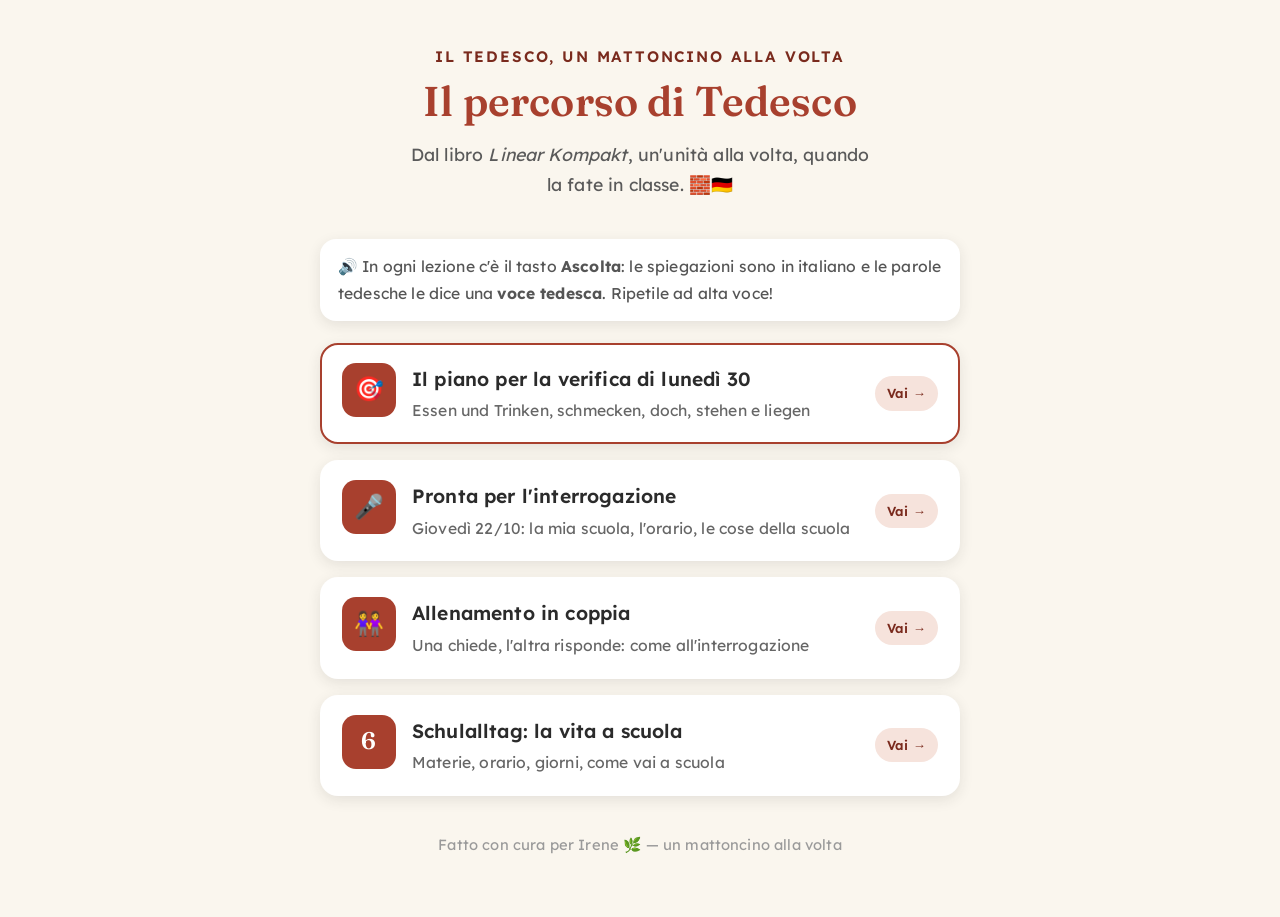
<file: index.html>
<!DOCTYPE html>
<html lang="it">
<head>
<meta charset="UTF-8">
<meta name="viewport" content="width=device-width, initial-scale=1.0">
<title>Tedesco di Irene — Percorso</title>
<link rel="manifest" href="manifest.json">
<meta name="theme-color" content="#FAF6EE">
<meta name="apple-mobile-web-app-capable" content="yes">
<meta name="apple-mobile-web-app-status-bar-style" content="default">
<meta name="apple-mobile-web-app-title" content="Tedesco di Irene">
<link rel="apple-touch-icon" href="icon-180.png">
<link rel="icon" type="image/png" sizes="192x192" href="icon-192.png">
<link rel="preconnect" href="https://fonts.googleapis.com">
<link rel="preconnect" href="https://fonts.gstatic.com" crossorigin>
<link href="https://fonts.googleapis.com/css2?family=Lexend:wght@400;500;600;700&family=Fraunces:opsz,wght@9..144,500;9..144,600&display=swap" rel="stylesheet">
<style>
  :root{
    --crema:#FAF6EE; --inchiostro:#2B2B2B;
    --accent:#A8402E; --accent-scuro:#7A2A1D;
    --ombra:rgba(43,43,43,0.10);
  }
  *{margin:0;padding:0;box-sizing:border-box;}
  body{font-family:'Lexend',sans-serif;background:var(--crema);color:var(--inchiostro);
    line-height:1.7;letter-spacing:0.01em;padding:24px 16px 60px;min-height:100vh;}
  .wrap{max-width:640px;margin:0 auto;}
  header{text-align:center;margin:20px 0 40px;}
  .occhiello{font-size:0.95rem;font-weight:600;color:var(--accent-scuro);
    text-transform:uppercase;letter-spacing:0.12em;margin-bottom:8px;}
  h1{font-family:'Fraunces',serif;font-weight:600;font-size:2.6rem;line-height:1.15;margin-bottom:14px;color:var(--accent);}
  .sub{font-size:1.1rem;color:#5a5a5a;max-width:460px;margin:0 auto;}
  .step{display:flex;align-items:stretch;gap:16px;text-decoration:none;color:inherit;
    background:#fff;border-radius:18px;padding:18px 20px;margin-bottom:16px;
    box-shadow:0 4px 14px var(--ombra);border:2px solid transparent;
    transition:transform .15s ease,box-shadow .15s ease,border-color .15s ease;}
  .step:hover{transform:translateY(-3px);box-shadow:0 10px 24px var(--ombra);border-color:var(--accent);}
  .num{flex-shrink:0;width:54px;height:54px;border-radius:14px;display:flex;align-items:center;
    justify-content:center;font-family:'Fraunces',serif;font-size:1.5rem;font-weight:600;color:#fff;}
  .c1{background:var(--accent);}
  .info{flex:1;min-width:0;}
  .info h2{font-size:1.2rem;font-weight:600;margin-bottom:2px;}
  .info p{font-size:0.98rem;color:#666;}
  .badge{flex-shrink:0;align-self:center;font-size:0.82rem;font-weight:600;
    padding:6px 12px;border-radius:99px;white-space:nowrap;background:#F6E3DC;color:var(--accent-scuro);}
  .nota{background:#fff;border-radius:16px;padding:14px 18px;margin:0 0 22px;box-shadow:0 4px 14px var(--ombra);font-size:0.98rem;color:#555;}
  footer{text-align:center;margin-top:36px;font-size:0.92rem;color:#9a9a9a;}
</style>
</head>
<body>
<div class="wrap">
  <header>
    <div class="occhiello">Il tedesco, un mattoncino alla volta</div>
    <h1>Il percorso di Tedesco</h1>
    <p class="sub">Dal libro <i>Linear Kompakt</i>, un'unità alla volta, quando la fate in classe. 🧱🇩🇪</p>
  </header>

  <div class="nota">🔊 In ogni lezione c'è il tasto <b>Ascolta</b>: le spiegazioni sono in italiano e le parole tedesche le dice una <b>voce tedesca</b>. Ripetile ad alta voce!</div>

  <a class="step ready" href="piano-tedesco-30-novembre.html" style="border-color:var(--accent)">
    <div class="num c1">🎯</div>
    <div class="info"><h2>Il piano per la verifica di lunedì 30</h2><p>Essen und Trinken, schmecken, doch, stehen e liegen</p></div>
    <span class="badge go">Vai →</span>
  </a>

  <a class="step" href="interrogazione.html">
    <div class="num c1">🎤</div>
    <div class="info"><h2>Pronta per l'interrogazione</h2><p>Giovedì 22/10: la mia scuola, l'orario, le cose della scuola</p></div>
    <span class="badge">Vai →</span>
  </a>

  <a class="step" href="coppie.html">
    <div class="num c1">👭</div>
    <div class="info"><h2>Allenamento in coppia</h2><p>Una chiede, l'altra risponde: come all'interrogazione</p></div>
    <span class="badge">Vai →</span>
  </a>

  <a class="step" href="schulalltag.html">
    <div class="num c1">6</div>
    <div class="info"><h2>Schulalltag: la vita a scuola</h2><p>Materie, orario, giorni, come vai a scuola</p></div>
    <span class="badge">Vai →</span>
  </a>

  <footer>Fatto con cura per Irene 🌿 — un mattoncino alla volta</footer>
</div>

<script>
  if ('serviceWorker' in navigator) {
    navigator.serviceWorker.register('./service-worker.js');
  }
</script>
</body>
</html>
</file>
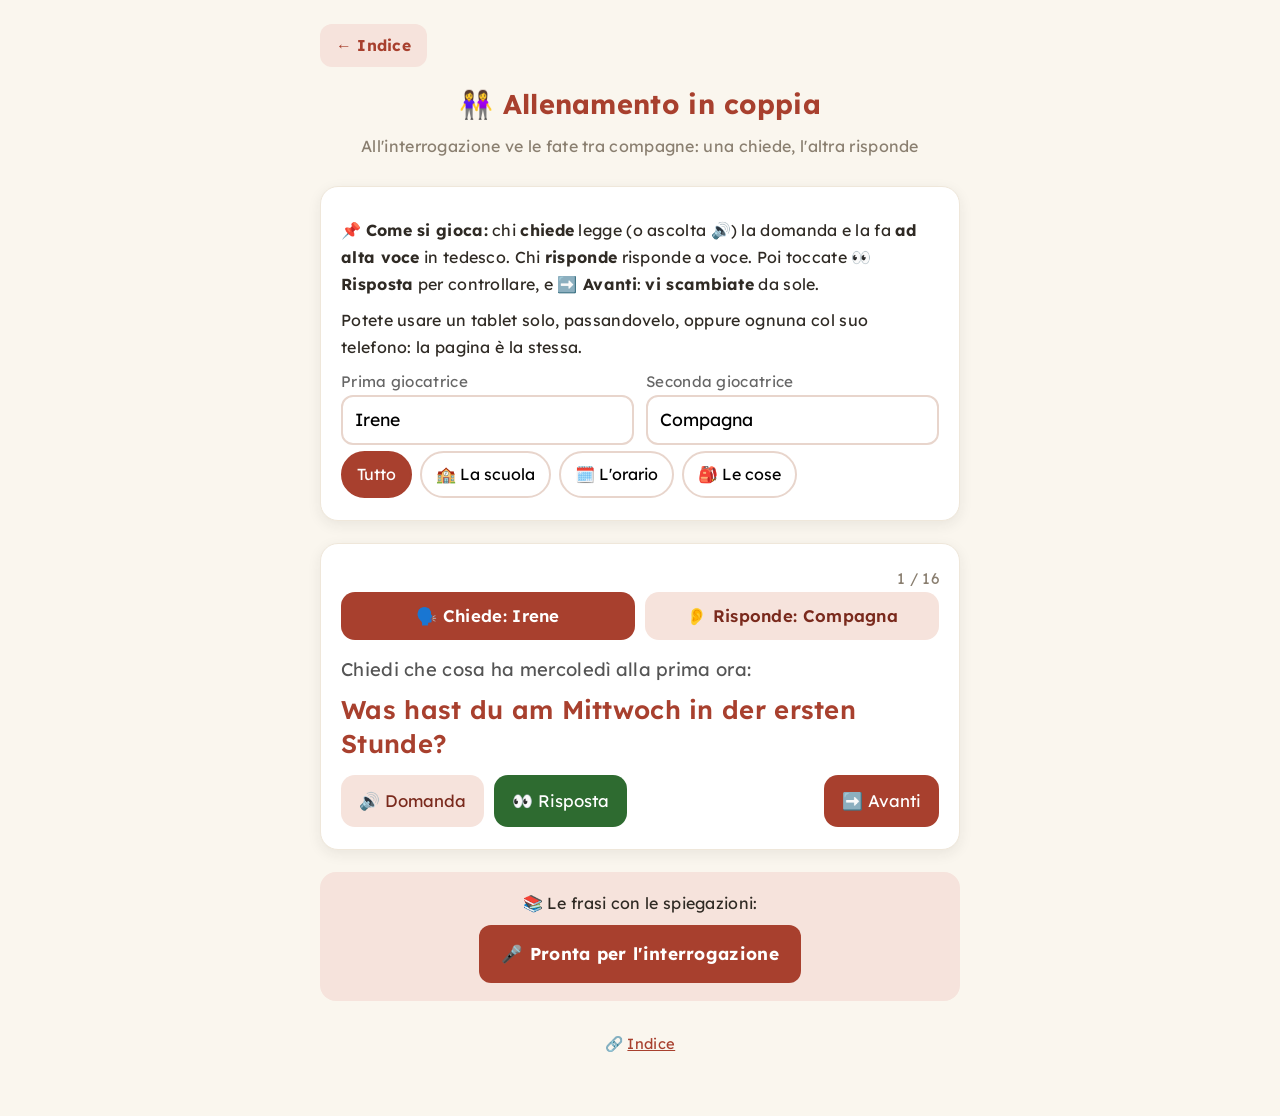
<file: coppie.html>
<!DOCTYPE html>
<html lang="it">
<head>
<meta charset="UTF-8">
<meta name="viewport" content="width=device-width, initial-scale=1.0">
<title>Tedesco - Allenamento in coppia</title>
<link rel="manifest" href="manifest.json">
<script src="alert.js"></script>
<meta name="theme-color" content="#FAF6EE">
<meta name="apple-mobile-web-app-capable" content="yes">
<meta name="apple-mobile-web-app-title" content="Tedesco di Irene">
<link rel="apple-touch-icon" href="icon-180.png">
<link rel="preconnect" href="https://fonts.googleapis.com">
<link rel="preconnect" href="https://fonts.gstatic.com" crossorigin>
<link href="https://fonts.googleapis.com/css2?family=Lexend:wght@400;500;600;700&display=swap" rel="stylesheet">
<link rel="stylesheet" href="style.css">
<style>
  .nomi{display:flex;gap:12px;flex-wrap:wrap;margin-top:8px;}
  .nomi label{flex:1;min-width:140px;font-size:.95rem;color:#666;}
  .nomi input{width:100%;font:inherit;font-size:1.1rem;padding:8px 12px;border:2px solid #E8D5CC;border-radius:12px;background:#fff;}
  .temi{display:flex;gap:8px;flex-wrap:wrap;margin-top:6px;}
  .temi button{font:inherit;font-size:1rem;padding:8px 14px;border-radius:99px;border:2px solid #E8D5CC;background:#fff;cursor:pointer;}
  .temi button.on{background:#A8402E;color:#fff;border-color:#A8402E;}
  .ruoli{display:flex;gap:10px;margin-bottom:14px;}
  .ruolo{flex:1;border-radius:14px;padding:10px 12px;text-align:center;font-weight:600;font-size:1.05rem;}
  .chiede{background:#A8402E;color:#fff;}
  .risponde{background:#F6E3DC;color:#7A2A1D;}
  .consegna{font-size:1.15rem;color:#555;margin-bottom:6px;}
  .domanda{font-size:1.6rem;font-weight:600;color:#A8402E;line-height:1.35;margin:4px 0 12px;}
  .risposta{display:none;background:#EAF4EA;border-radius:14px;padding:14px 16px;margin-top:12px;}
  .risposta.open{display:block;}
  .risposta .de{font-size:1.35rem;font-weight:600;color:#2E6B30;}
  .risposta .it{color:#555;margin-top:4px;}
  .tasti{display:flex;gap:10px;flex-wrap:wrap;margin-top:14px;}
  .tasti button{font:inherit;font-size:1.05rem;padding:12px 18px;border-radius:14px;border:0;cursor:pointer;}
  .b-voce{background:#F6E3DC;color:#7A2A1D;}
  .b-vedi{background:#2E6B30;color:#fff;}
  .b-avanti{background:#A8402E;color:#fff;margin-left:auto;}
  .conta{font-size:.95rem;color:#8a7f70;text-align:right;}
  .fine{display:none;text-align:center;font-size:1.3rem;}
  .fine.open{display:block;}
</style>
</head>
<body>
<div class="wrap">
  <a class="backbtn" href="index.html">← Indice</a>
  <h1>👭 Allenamento in coppia</h1>
  <p class="sub">All'interrogazione ve le fate tra compagne: una chiede, l'altra risponde</p>

  <div class="card" data-no-voce>
    <p>📌 <b>Come si gioca:</b> chi <b>chiede</b> legge (o ascolta 🔊) la domanda e la fa <b>ad alta voce</b> in tedesco. Chi <b>risponde</b> risponde a voce. Poi toccate <b>👀 Risposta</b> per controllare, e <b>➡️ Avanti</b>: <b>vi scambiate</b> da sole.</p>
    <p>Potete usare un tablet solo, passandovelo, oppure ognuna col suo telefono: la pagina è la stessa.</p>
    <div class="nomi">
      <label>Prima giocatrice<input id="nomeA" value="Irene" maxlength="20"></label>
      <label>Seconda giocatrice<input id="nomeB" value="Compagna" maxlength="20"></label>
    </div>
    <div class="temi" id="temi">
      <button data-t="tutto" class="on">Tutto</button>
      <button data-t="scuola">🏫 La scuola</button>
      <button data-t="orario">🗓️ L'orario</button>
      <button data-t="cose">🎒 Le cose</button>
    </div>
  </div>

  <div class="card" id="gioco" data-no-voce>
    <div class="conta" id="conta"></div>
    <div class="ruoli">
      <div class="ruolo chiede" id="chiede"></div>
      <div class="ruolo risponde" id="risponde"></div>
    </div>
    <div class="consegna" id="consegna"></div>
    <div class="domanda" lang="de" id="domanda"></div>
    <div class="risposta" id="risposta">
      <div class="de" lang="de" id="rde"></div>
      <div class="it" id="rit"></div>
    </div>
    <div class="tasti">
      <button class="b-voce" id="vd" type="button">🔊 Domanda</button>
      <button class="b-vedi" id="vedi" type="button">👀 Risposta</button>
      <button class="b-voce" id="vr" type="button" style="display:none">🔊 Risposta</button>
      <button class="b-avanti" id="avanti" type="button">➡️ Avanti</button>
    </div>
  </div>

  <div class="card fine" id="fine" data-no-voce>
    🎉 <span lang="de">Super!</span> Avete fatto tutte le domande, a turno.<br>
    <button class="solbtn" id="ancora" type="button">🔁 Ancora, in un altro ordine</button>
  </div>

  <div class="allena">
    📚 Le frasi con le spiegazioni:<br>
    <a href="interrogazione.html">🎤 Pronta per l'interrogazione</a>
  </div>
  <footer>🔗 <a href="index.html">Indice</a></footer>
</div>
<script>
(function(){
  var dati = [], giro = [], i = 0, turno = 0, tema = "tutto";
  var $ = function(id){ return document.getElementById(id); };
  var player = new Audio();
  function suona(f){ player.pause(); player.src = "audio/" + f; player.play().catch(function(){}); }
  function salva(){ try{ localStorage.setItem("coppie-nomi", JSON.stringify([$("nomeA").value, $("nomeB").value])); }catch(e){} }
  try{ var n = JSON.parse(localStorage.getItem("coppie-nomi") || "null"); if(n){ $("nomeA").value = n[0]; $("nomeB").value = n[1]; } }catch(e){}
  function nome(k){ var v = $(k).value.trim(); return v || (k === "nomeA" ? "Prima" : "Seconda"); }

  function mescola(){
    giro = dati.map(function(q, n){ return n; }).filter(function(n){ return tema === "tutto" || dati[n].tema === tema; });
    for(var k = giro.length - 1; k > 0; k--){ var j = Math.floor(Math.random() * (k + 1)); var t = giro[k]; giro[k] = giro[j]; giro[j] = t; }
    i = 0;
    $("fine").classList.remove("open"); $("gioco").style.display = "";
    mostra();
  }
  function mostra(){
    var n = giro[i], q = dati[n];
    var a = turno % 2 === 0 ? nome("nomeA") : nome("nomeB");
    var b = turno % 2 === 0 ? nome("nomeB") : nome("nomeA");
    $("chiede").textContent = "🗣️ Chiede: " + a;
    $("risponde").textContent = "👂 Risponde: " + b;
    $("consegna").textContent = q.it + ":";
    $("domanda").textContent = q.d;
    $("rde").textContent = q.r;
    $("rit").textContent = q.rit;
    $("risposta").classList.remove("open");
    $("vr").style.display = "none";
    $("conta").textContent = (i + 1) + " / " + giro.length;
  }
  $("vd").onclick = function(){ suona("coppia-d" + giro[i] + ".mp3"); };
  $("vr").onclick = function(){ suona("coppia-r" + giro[i] + ".mp3"); };
  $("vedi").onclick = function(){ $("risposta").classList.add("open"); $("vr").style.display = ""; suona("coppia-r" + giro[i] + ".mp3"); };
  $("avanti").onclick = function(){
    player.pause(); turno++; i++;
    if(i >= giro.length){ $("gioco").style.display = "none"; $("fine").classList.add("open"); return; }
    mostra();
  };
  $("ancora").onclick = mescola;
  $("nomeA").oninput = $("nomeB").oninput = function(){ salva(); mostra(); };
  document.querySelectorAll("#temi button").forEach(function(btn){
    btn.onclick = function(){
      document.querySelectorAll("#temi button").forEach(function(x){ x.classList.remove("on"); });
      btn.classList.add("on"); tema = btn.getAttribute("data-t"); mescola();
    };
  });
  fetch("coppie.json").then(function(r){ return r.json(); }).then(function(d){ dati = d; mescola(); });
  window.addEventListener("pagehide", function(){ player.pause(); });
})();
</script>
<script>
  if ('serviceWorker' in navigator) { navigator.serviceWorker.register('./service-worker.js'); }
</script>
</body>
</html>
</file>
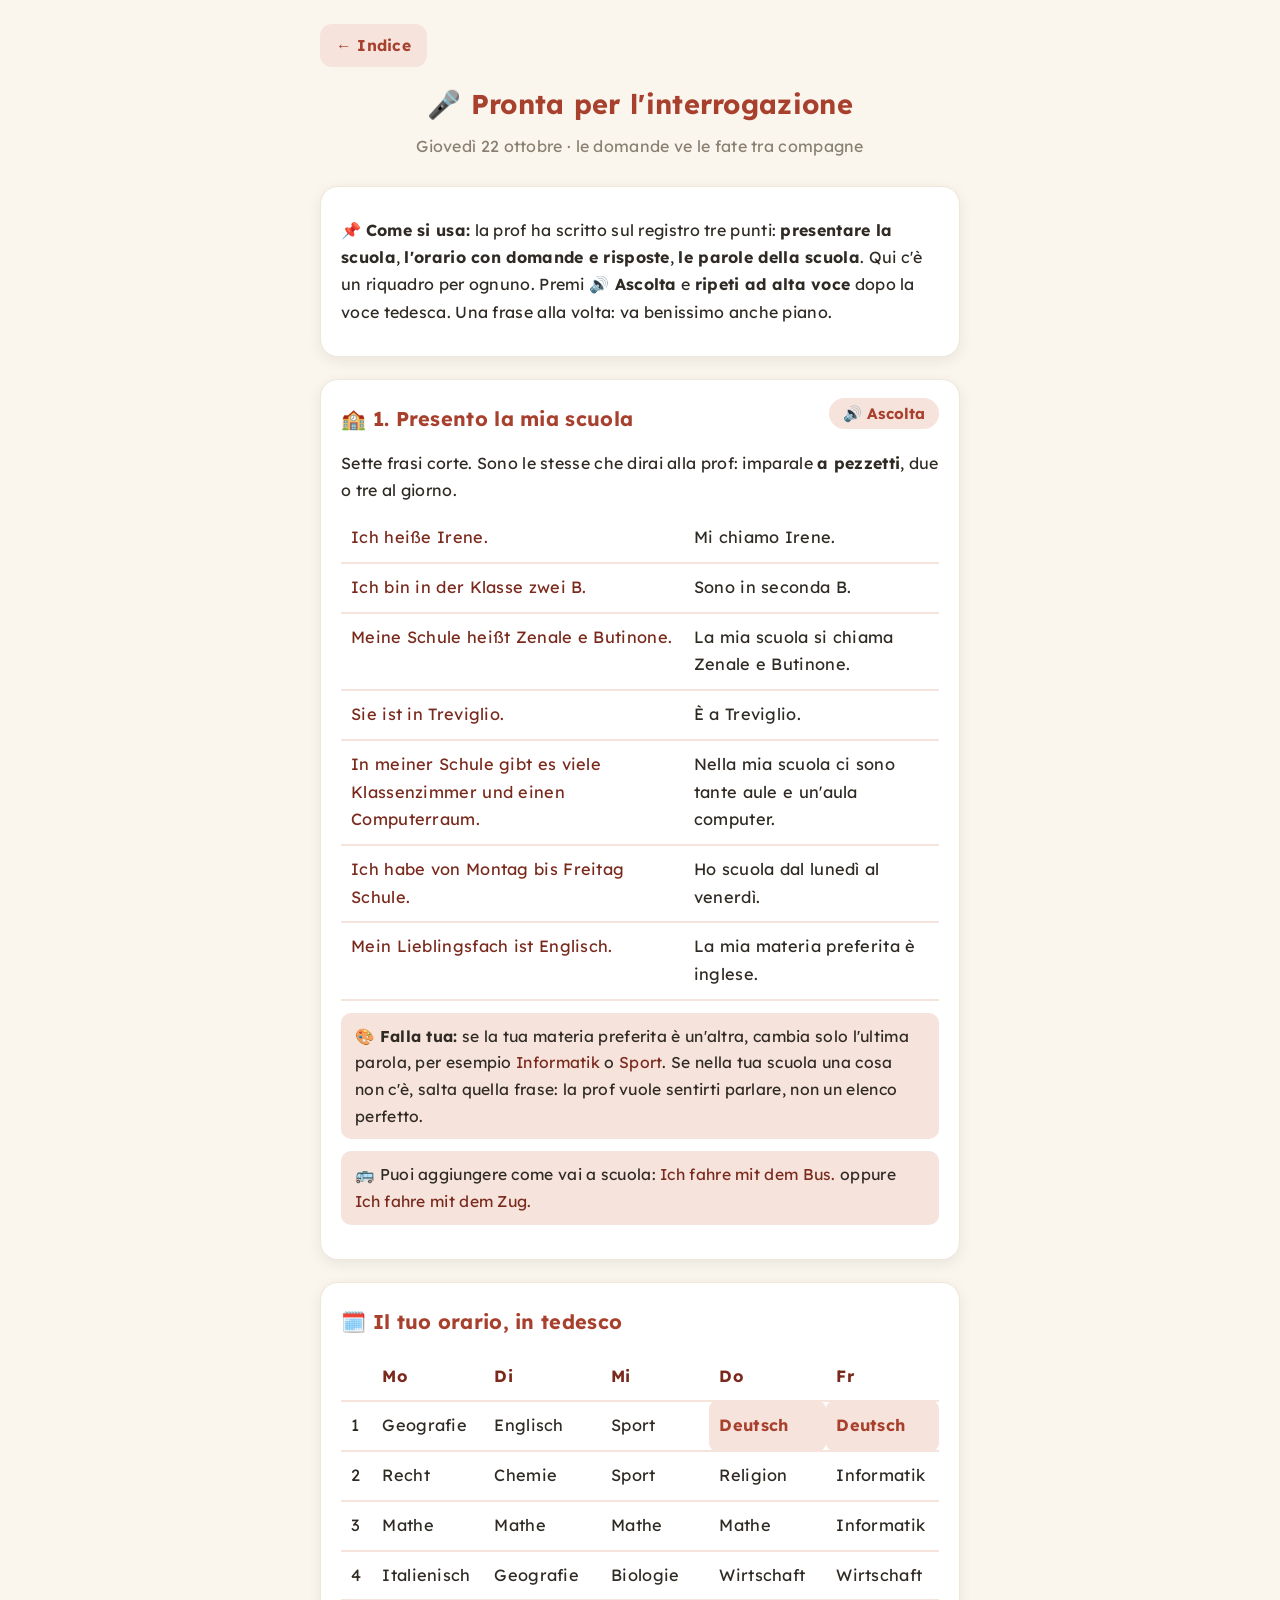
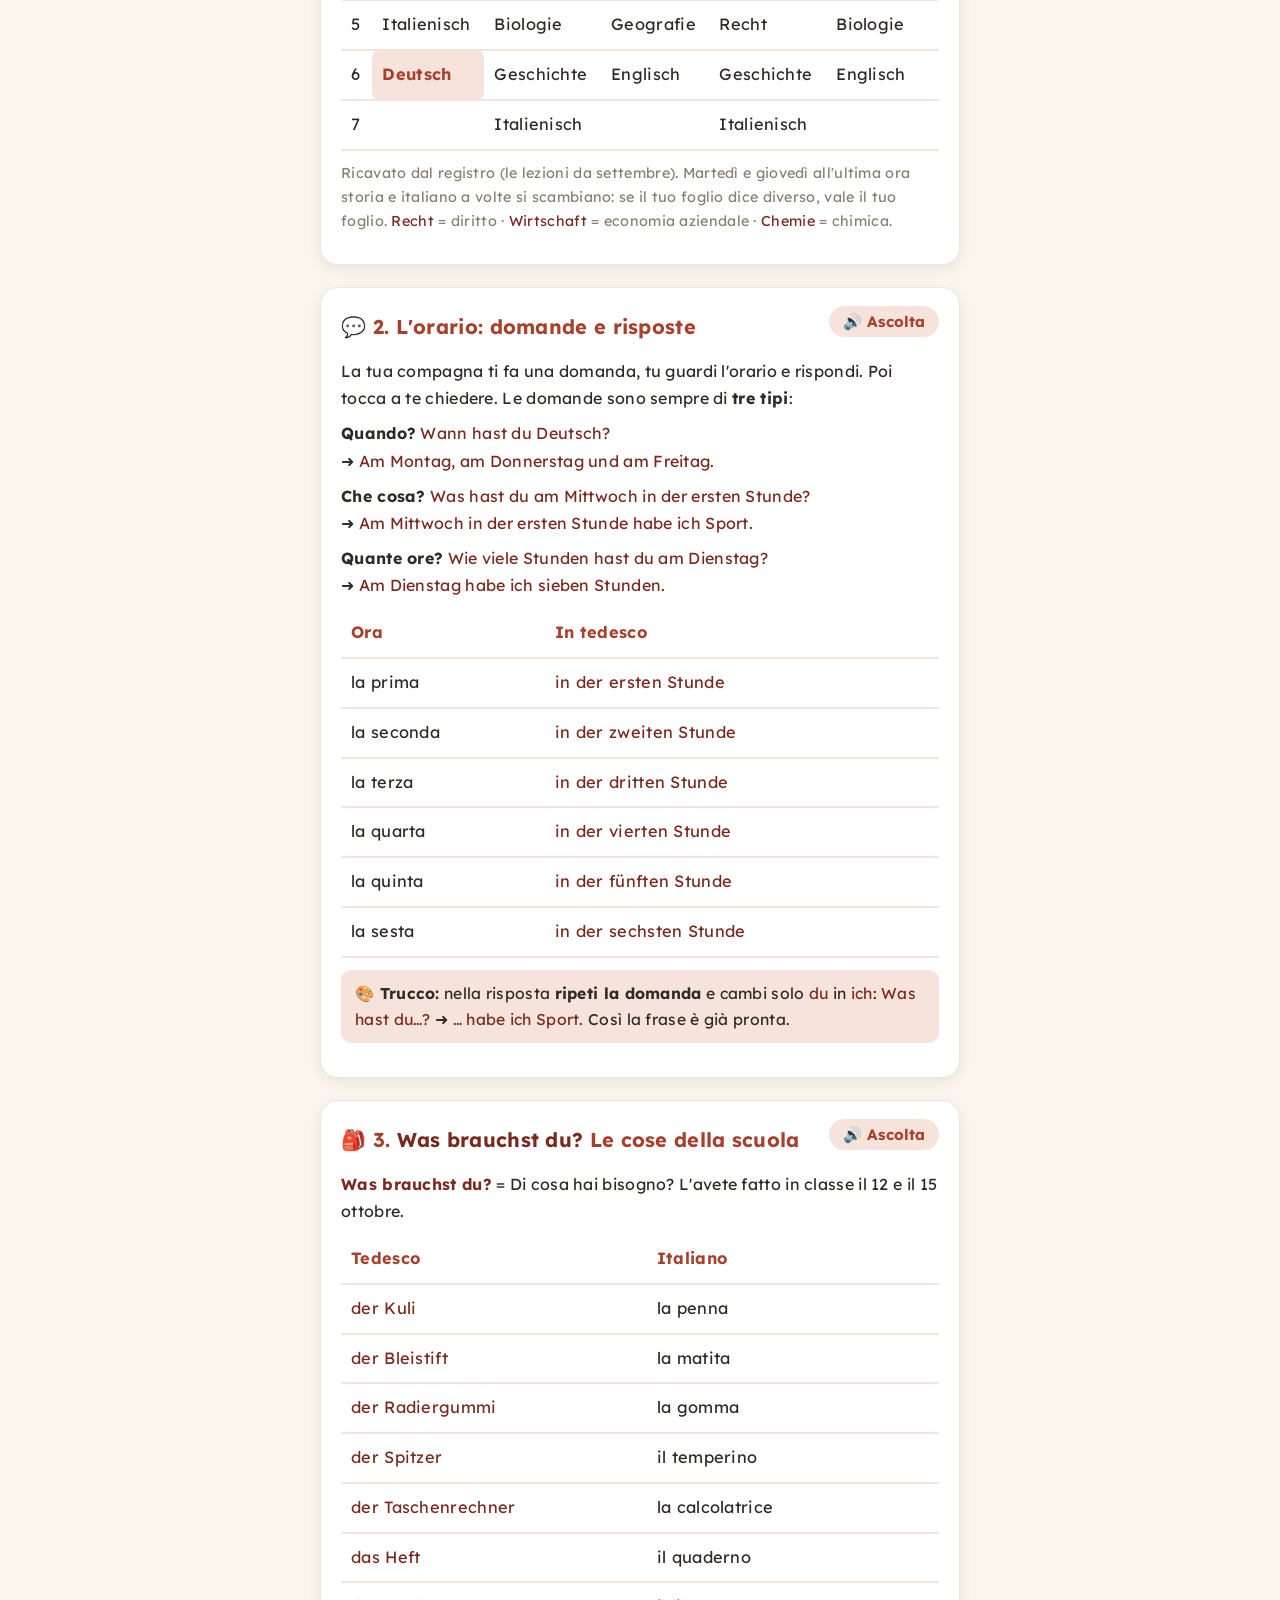
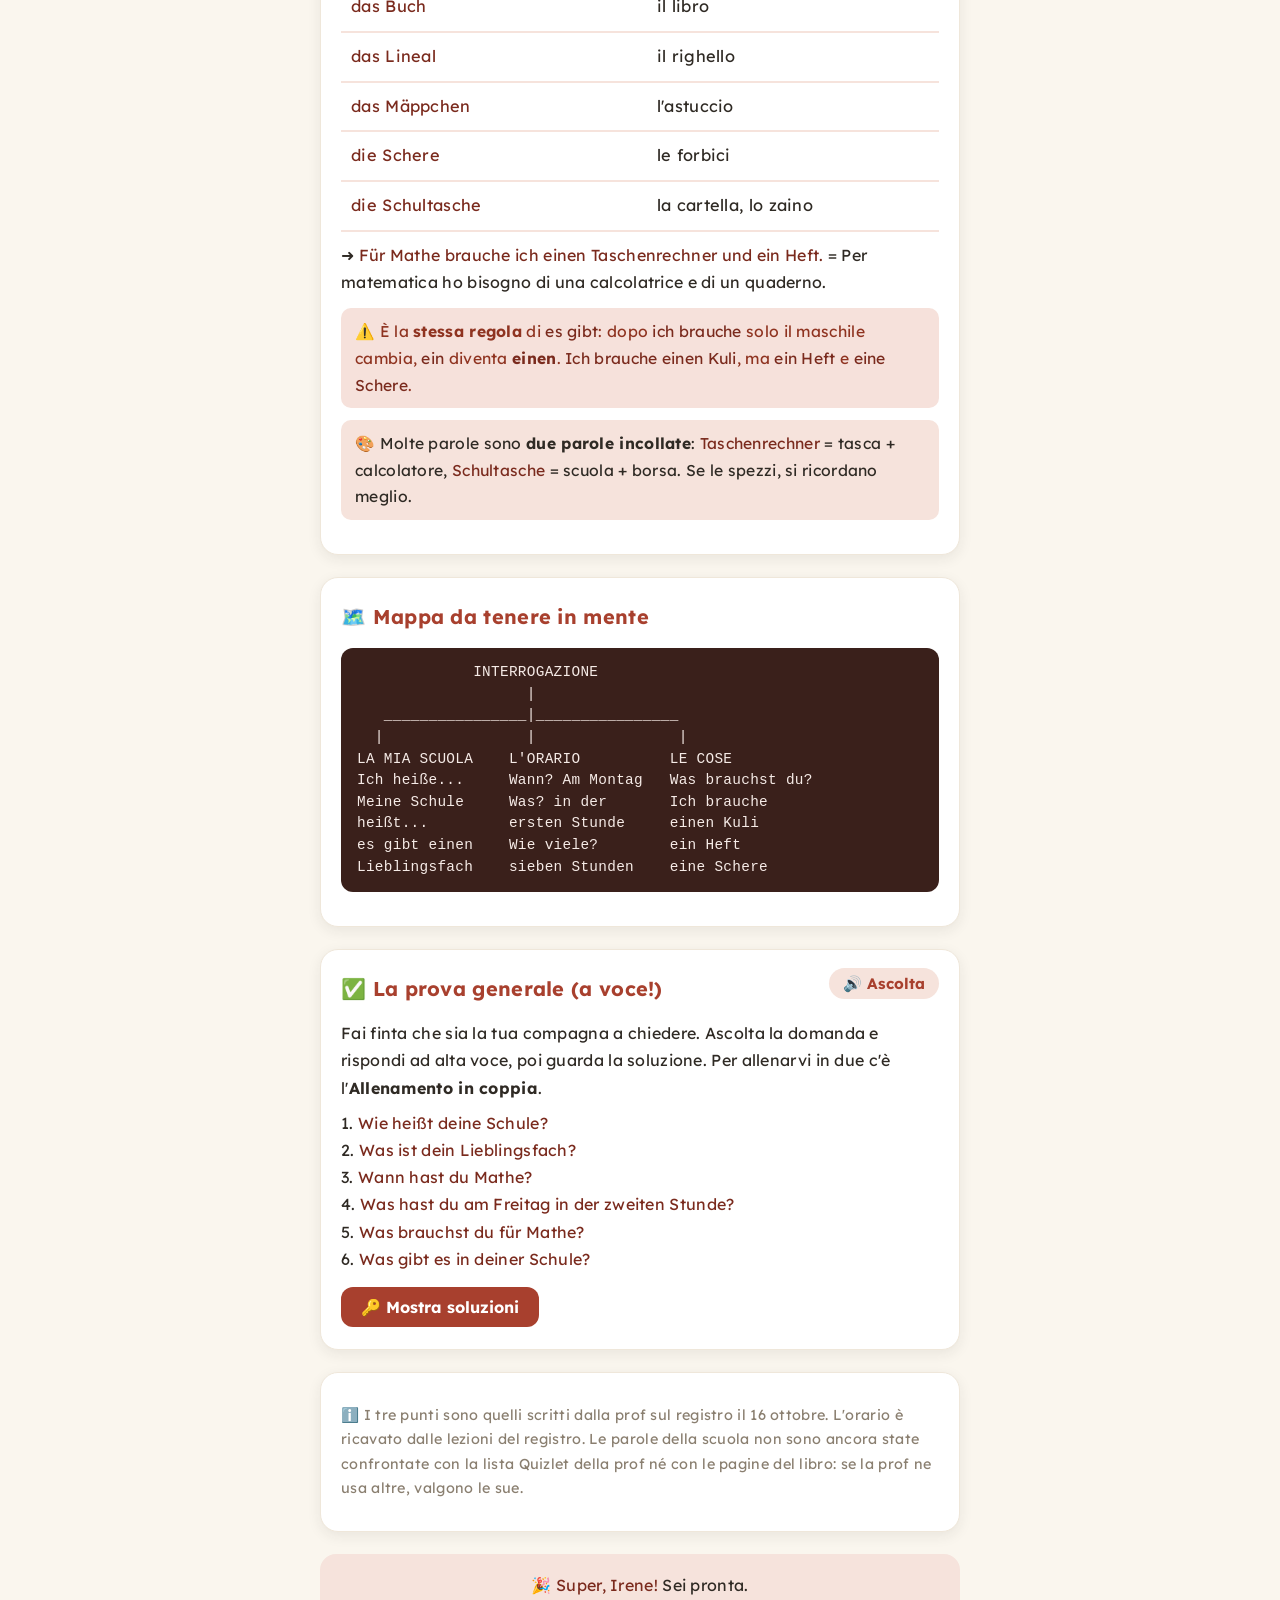
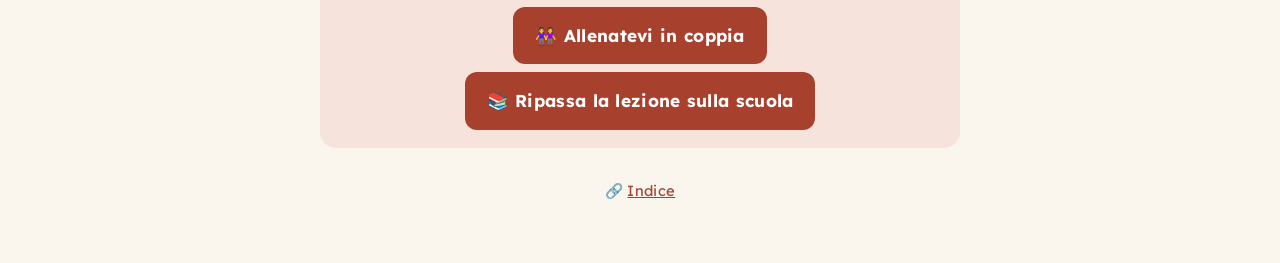
<file: interrogazione.html>
<!DOCTYPE html>
<html lang="it">
<head>
<meta charset="UTF-8">
<meta name="viewport" content="width=device-width, initial-scale=1.0">
<title>Tedesco - Pronta per l'interrogazione</title>
<link rel="manifest" href="manifest.json">
<script src="alert.js"></script>
<meta name="theme-color" content="#FAF6EE">
<meta name="apple-mobile-web-app-capable" content="yes">
<meta name="apple-mobile-web-app-title" content="Tedesco di Irene">
<link rel="apple-touch-icon" href="icon-180.png">
<link rel="preconnect" href="https://fonts.googleapis.com">
<link rel="preconnect" href="https://fonts.gstatic.com" crossorigin>
<link href="https://fonts.googleapis.com/css2?family=Lexend:wght@400;500;600;700&display=swap" rel="stylesheet">
<link rel="stylesheet" href="style.css">
</head>
<body>
<div class="wrap">
  <a class="backbtn" href="index.html">← Indice</a>
  <h1>🎤 Pronta per l'interrogazione</h1>
  <p class="sub">Giovedì 22 ottobre · le domande ve le fate tra compagne</p>

  <div class="card">
    <p>📌 <b>Come si usa:</b> la prof ha scritto sul registro tre punti: <b>presentare la scuola</b>, <b>l'orario con domande e risposte</b>, <b>le parole della scuola</b>. Qui c'è un riquadro per ognuno. Premi <b>🔊 Ascolta</b> e <b>ripeti ad alta voce</b> dopo la voce tedesca. Una frase alla volta: va benissimo anche piano.</p>
  </div>

  <div class="card">
    <h2>🏫 1. Presento la mia scuola</h2>
    <p>Sette frasi corte. Sono le stesse che dirai alla prof: imparale <b>a pezzetti</b>, due o tre al giorno.</p>
    <table>
      <tr><td><span lang="de">Ich heiße Irene.</span></td><td>Mi chiamo Irene.</td></tr>
      <tr><td><span lang="de">Ich bin in der Klasse zwei B.</span></td><td>Sono in seconda B.</td></tr>
      <tr><td><span lang="de">Meine Schule heißt Zenale e Butinone.</span></td><td>La mia scuola si chiama Zenale e Butinone.</td></tr>
      <tr><td><span lang="de">Sie ist in Treviglio.</span></td><td>È a Treviglio.</td></tr>
      <tr><td><span lang="de">In meiner Schule gibt es viele Klassenzimmer und einen Computerraum.</span></td><td>Nella mia scuola ci sono tante aule e un'aula computer.</td></tr>
      <tr><td><span lang="de">Ich habe von Montag bis Freitag Schule.</span></td><td>Ho scuola dal lunedì al venerdì.</td></tr>
      <tr><td><span lang="de">Mein Lieblingsfach ist Englisch.</span></td><td>La mia materia preferita è inglese.</td></tr>
    </table>
    <div class="tip">🎨 <b>Falla tua:</b> se la tua materia preferita è un'altra, cambia solo l'ultima parola, per esempio <span lang="de">Informatik</span> o <span lang="de">Sport</span>. Se nella tua scuola una cosa non c'è, salta quella frase: la prof vuole sentirti parlare, non un elenco perfetto.</div>
    <div class="tip">🚌 Puoi aggiungere come vai a scuola: <span lang="de">Ich fahre mit dem Bus.</span> oppure <span lang="de">Ich fahre mit dem Zug.</span></div>
  </div>

  <div class="card" data-no-voce>
    <h2>🗓️ Il tuo orario, in tedesco</h2>
    <table>
      <tr><th></th><th><span lang="de">Mo</span></th><th><span lang="de">Di</span></th><th><span lang="de">Mi</span></th><th><span lang="de">Do</span></th><th><span lang="de">Fr</span></th></tr>
      <tr><td>1</td><td>Geografie</td><td>Englisch</td><td>Sport</td><td class="hl">Deutsch</td><td class="hl">Deutsch</td></tr>
      <tr><td>2</td><td>Recht</td><td>Chemie</td><td>Sport</td><td>Religion</td><td>Informatik</td></tr>
      <tr><td>3</td><td>Mathe</td><td>Mathe</td><td>Mathe</td><td>Mathe</td><td>Informatik</td></tr>
      <tr><td>4</td><td>Italienisch</td><td>Geografie</td><td>Biologie</td><td>Wirtschaft</td><td>Wirtschaft</td></tr>
      <tr><td>5</td><td>Italienisch</td><td>Biologie</td><td>Geografie</td><td>Recht</td><td>Biologie</td></tr>
      <tr><td>6</td><td class="hl">Deutsch</td><td>Geschichte</td><td>Englisch</td><td>Geschichte</td><td>Englisch</td></tr>
      <tr><td>7</td><td></td><td>Italienisch</td><td></td><td>Italienisch</td><td></td></tr>
    </table>
    <p style="font-size:0.9rem;color:#8a7f70">Ricavato dal registro (le lezioni da settembre). Martedì e giovedì all'ultima ora storia e italiano a volte si scambiano: se il tuo foglio dice diverso, vale il tuo foglio. <span lang="de">Recht</span> = diritto · <span lang="de">Wirtschaft</span> = economia aziendale · <span lang="de">Chemie</span> = chimica.</p>
  </div>

  <div class="card">
    <h2>💬 2. L'orario: domande e risposte</h2>
    <p>La tua compagna ti fa una domanda, tu guardi l'orario e rispondi. Poi tocca a te chiedere. Le domande sono sempre di <b>tre tipi</b>:</p>
    <p><b>Quando?</b> <span lang="de">Wann hast du Deutsch?</span><br>➜ <span lang="de">Am Montag, am Donnerstag und am Freitag.</span></p>
    <p><b>Che cosa?</b> <span lang="de">Was hast du am Mittwoch in der ersten Stunde?</span><br>➜ <span lang="de">Am Mittwoch in der ersten Stunde habe ich Sport.</span></p>
    <p><b>Quante ore?</b> <span lang="de">Wie viele Stunden hast du am Dienstag?</span><br>➜ <span lang="de">Am Dienstag habe ich sieben Stunden.</span></p>
    <table>
      <tr><th>Ora</th><th>In tedesco</th></tr>
      <tr><td>la prima</td><td><span lang="de">in der ersten Stunde</span></td></tr>
      <tr><td>la seconda</td><td><span lang="de">in der zweiten Stunde</span></td></tr>
      <tr><td>la terza</td><td><span lang="de">in der dritten Stunde</span></td></tr>
      <tr><td>la quarta</td><td><span lang="de">in der vierten Stunde</span></td></tr>
      <tr><td>la quinta</td><td><span lang="de">in der fünften Stunde</span></td></tr>
      <tr><td>la sesta</td><td><span lang="de">in der sechsten Stunde</span></td></tr>
    </table>
    <div class="tip">🎨 <b>Trucco:</b> nella risposta <b>ripeti la domanda</b> e cambi solo <span lang="de">du</span> in <span lang="de">ich</span>: <span lang="de">Was hast du…?</span> ➜ <span lang="de">… habe ich Sport.</span> Così la frase è già pronta.</div>
  </div>

  <div class="card">
    <h2>🎒 3. <span lang="de">Was brauchst du?</span> Le cose della scuola</h2>
    <p><b><span lang="de">Was brauchst du?</span></b> = Di cosa hai bisogno? L'avete fatto in classe il 12 e il 15 ottobre.</p>
    <table>
      <tr><th>Tedesco</th><th>Italiano</th></tr>
      <tr><td><span lang="de">der Kuli</span></td><td>la penna</td></tr>
      <tr><td><span lang="de">der Bleistift</span></td><td>la matita</td></tr>
      <tr><td><span lang="de">der Radiergummi</span></td><td>la gomma</td></tr>
      <tr><td><span lang="de">der Spitzer</span></td><td>il temperino</td></tr>
      <tr><td><span lang="de">der Taschenrechner</span></td><td>la calcolatrice</td></tr>
      <tr><td><span lang="de">das Heft</span></td><td>il quaderno</td></tr>
      <tr><td><span lang="de">das Buch</span></td><td>il libro</td></tr>
      <tr><td><span lang="de">das Lineal</span></td><td>il righello</td></tr>
      <tr><td><span lang="de">das Mäppchen</span></td><td>l'astuccio</td></tr>
      <tr><td><span lang="de">die Schere</span></td><td>le forbici</td></tr>
      <tr><td><span lang="de">die Schultasche</span></td><td>la cartella, lo zaino</td></tr>
    </table>
    <p>➜ <span lang="de">Für Mathe brauche ich einen Taschenrechner und ein Heft.</span> = Per matematica ho bisogno di una calcolatrice e di un quaderno.</p>
    <div class="warn">⚠️ È la <b>stessa regola</b> di <span lang="de">es gibt</span>: dopo <span lang="de">ich brauche</span> solo il maschile cambia, <span lang="de">ein</span> diventa <b><span lang="de">einen</span></b>. <span lang="de">Ich brauche einen Kuli</span>, ma <span lang="de">ein Heft</span> e <span lang="de">eine Schere</span>.</div>
    <div class="tip">🎨 Molte parole sono <b>due parole incollate</b>: <span lang="de">Taschenrechner</span> = tasca + calcolatore, <span lang="de">Schultasche</span> = scuola + borsa. Se le spezzi, si ricordano meglio.</div>
  </div>

  <div class="card" data-no-voce>
    <h2>🗺️ Mappa da tenere in mente</h2>
    <pre>             INTERROGAZIONE
                   |
   ________________|________________
  |                |                |
LA MIA SCUOLA    L'ORARIO          LE COSE
Ich heiße...     Wann? Am Montag   Was brauchst du?
Meine Schule     Was? in der       Ich brauche
heißt...         ersten Stunde     einen Kuli
es gibt einen    Wie viele?        ein Heft
Lieblingsfach    sieben Stunden    eine Schere</pre>
  </div>

  <div class="card">
    <h2>✅ La prova generale (a voce!)</h2>
    <p>Fai finta che sia la tua compagna a chiedere. Ascolta la domanda e rispondi ad alta voce, poi guarda la soluzione. Per allenarvi in due c'è l'<b>Allenamento in coppia</b>.</p>
    <p>1. <span lang="de">Wie heißt deine Schule?</span><br>
       2. <span lang="de">Was ist dein Lieblingsfach?</span><br>
       3. <span lang="de">Wann hast du Mathe?</span><br>
       4. <span lang="de">Was hast du am Freitag in der zweiten Stunde?</span><br>
       5. <span lang="de">Was brauchst du für Mathe?</span><br>
       6. <span lang="de">Was gibt es in deiner Schule?</span></p>
    <button class="solbtn" onclick="toggleSol('sol1', this)">🔑 Mostra soluzioni</button>
    <div class="sol" id="sol1">
      <div class="tip-green">1. <b><span lang="de">Meine Schule heißt Zenale e Butinone.</span></b><br>
        2. <b><span lang="de">Mein Lieblingsfach ist Englisch.</span></b> (o la tua)<br>
        3. <b><span lang="de">Am Montag, am Dienstag, am Mittwoch und am Donnerstag.</span></b><br>
        4. <b><span lang="de">Am Freitag in der zweiten Stunde habe ich Informatik.</span></b><br>
        5. <b><span lang="de">Ich brauche einen Taschenrechner und ein Heft.</span></b><br>
        6. <b><span lang="de">In meiner Schule gibt es viele Klassenzimmer und einen Computerraum.</span></b></div>
    </div>
  </div>

  <div class="card" data-no-voce>
    <p style="font-size:0.9rem;color:#8a7f70">ℹ️ I tre punti sono quelli scritti dalla prof sul registro il 16 ottobre. L'orario è ricavato dalle lezioni del registro. Le parole della scuola non sono ancora state confrontate con la lista Quizlet della prof né con le pagine del libro: se la prof ne usa altre, valgono le sue.</p>
  </div>

  <div class="allena">
    🎉 <span lang="de">Super, Irene!</span> Sei pronta.<br>
    <a href="coppie.html">👭 Allenatevi in coppia</a><br>
    <a href="schulalltag.html">📚 Ripassa la lezione sulla scuola</a>
  </div>

  <footer>🔗 <a href="index.html">Indice</a></footer>
</div>
<script src="app.js"></script>
<script>
  if ('serviceWorker' in navigator) { navigator.serviceWorker.register('./service-worker.js'); }
</script>
</body>
</html>
</file>
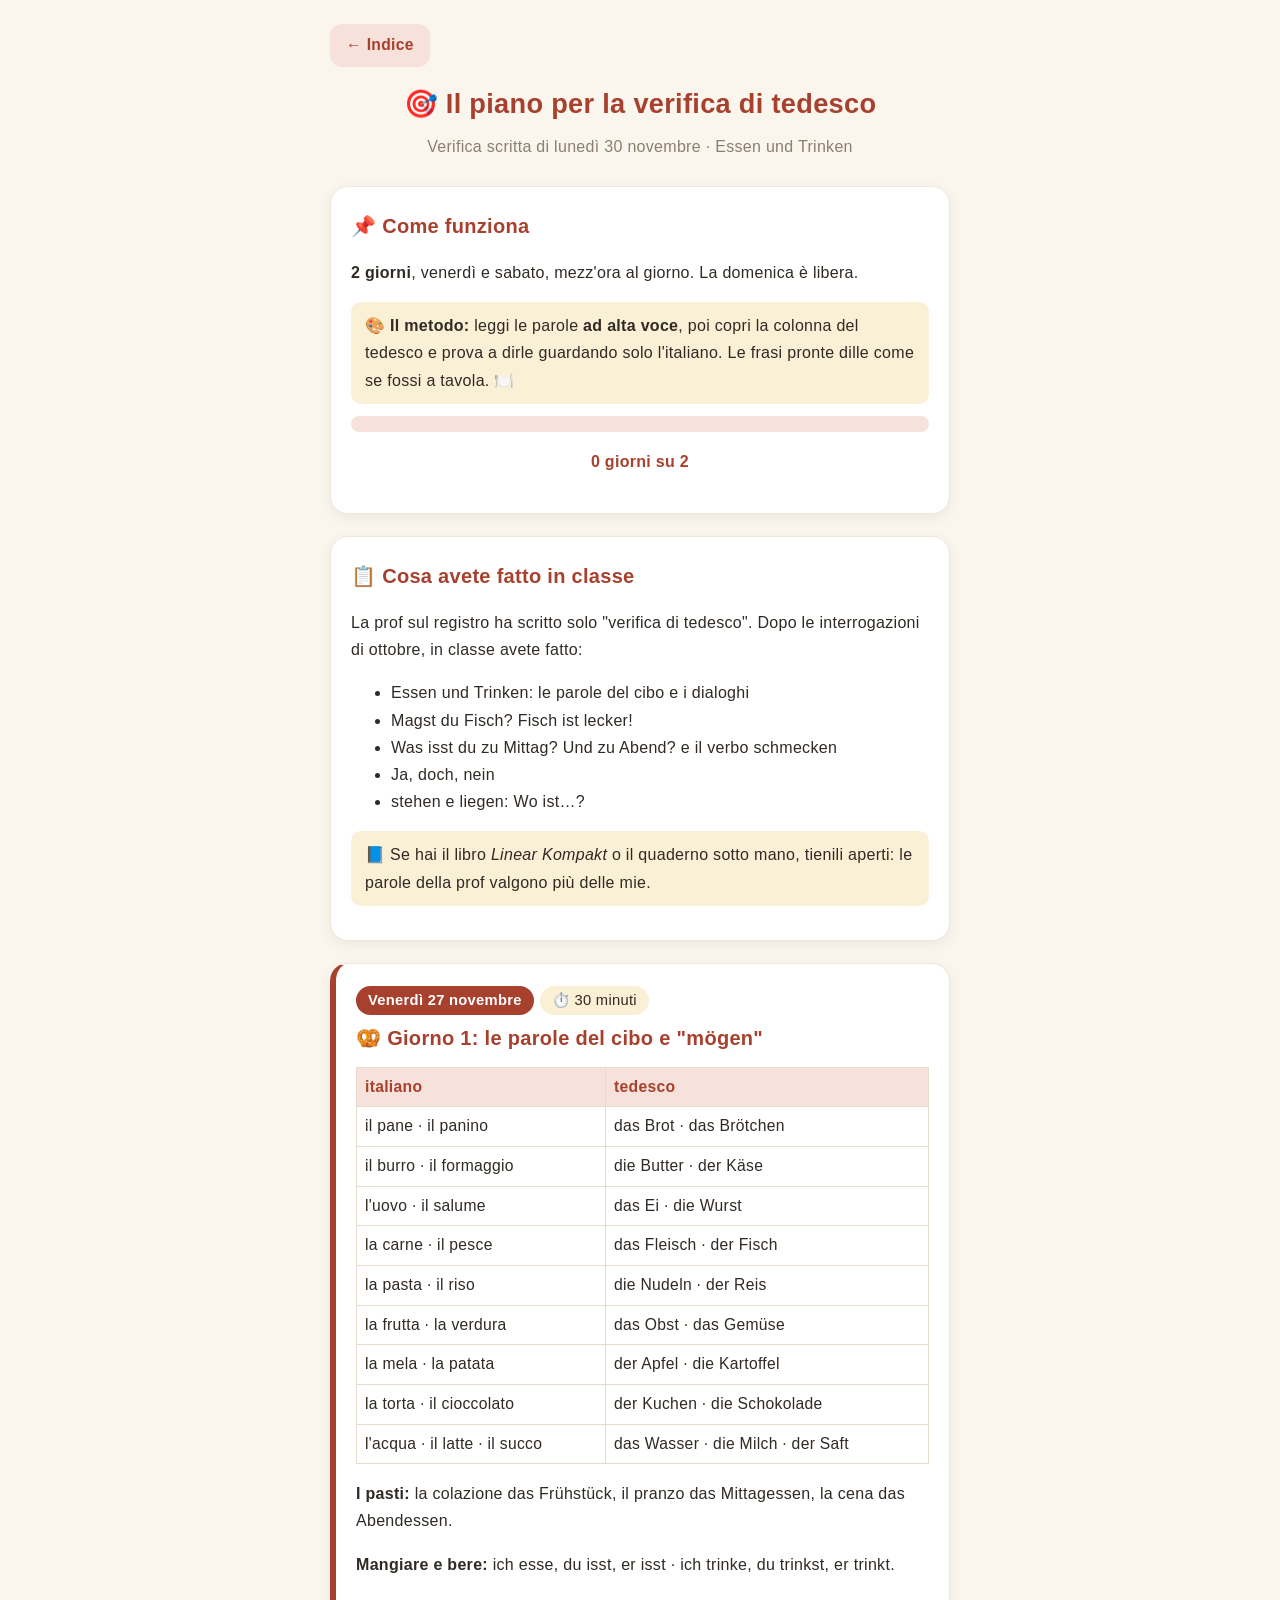
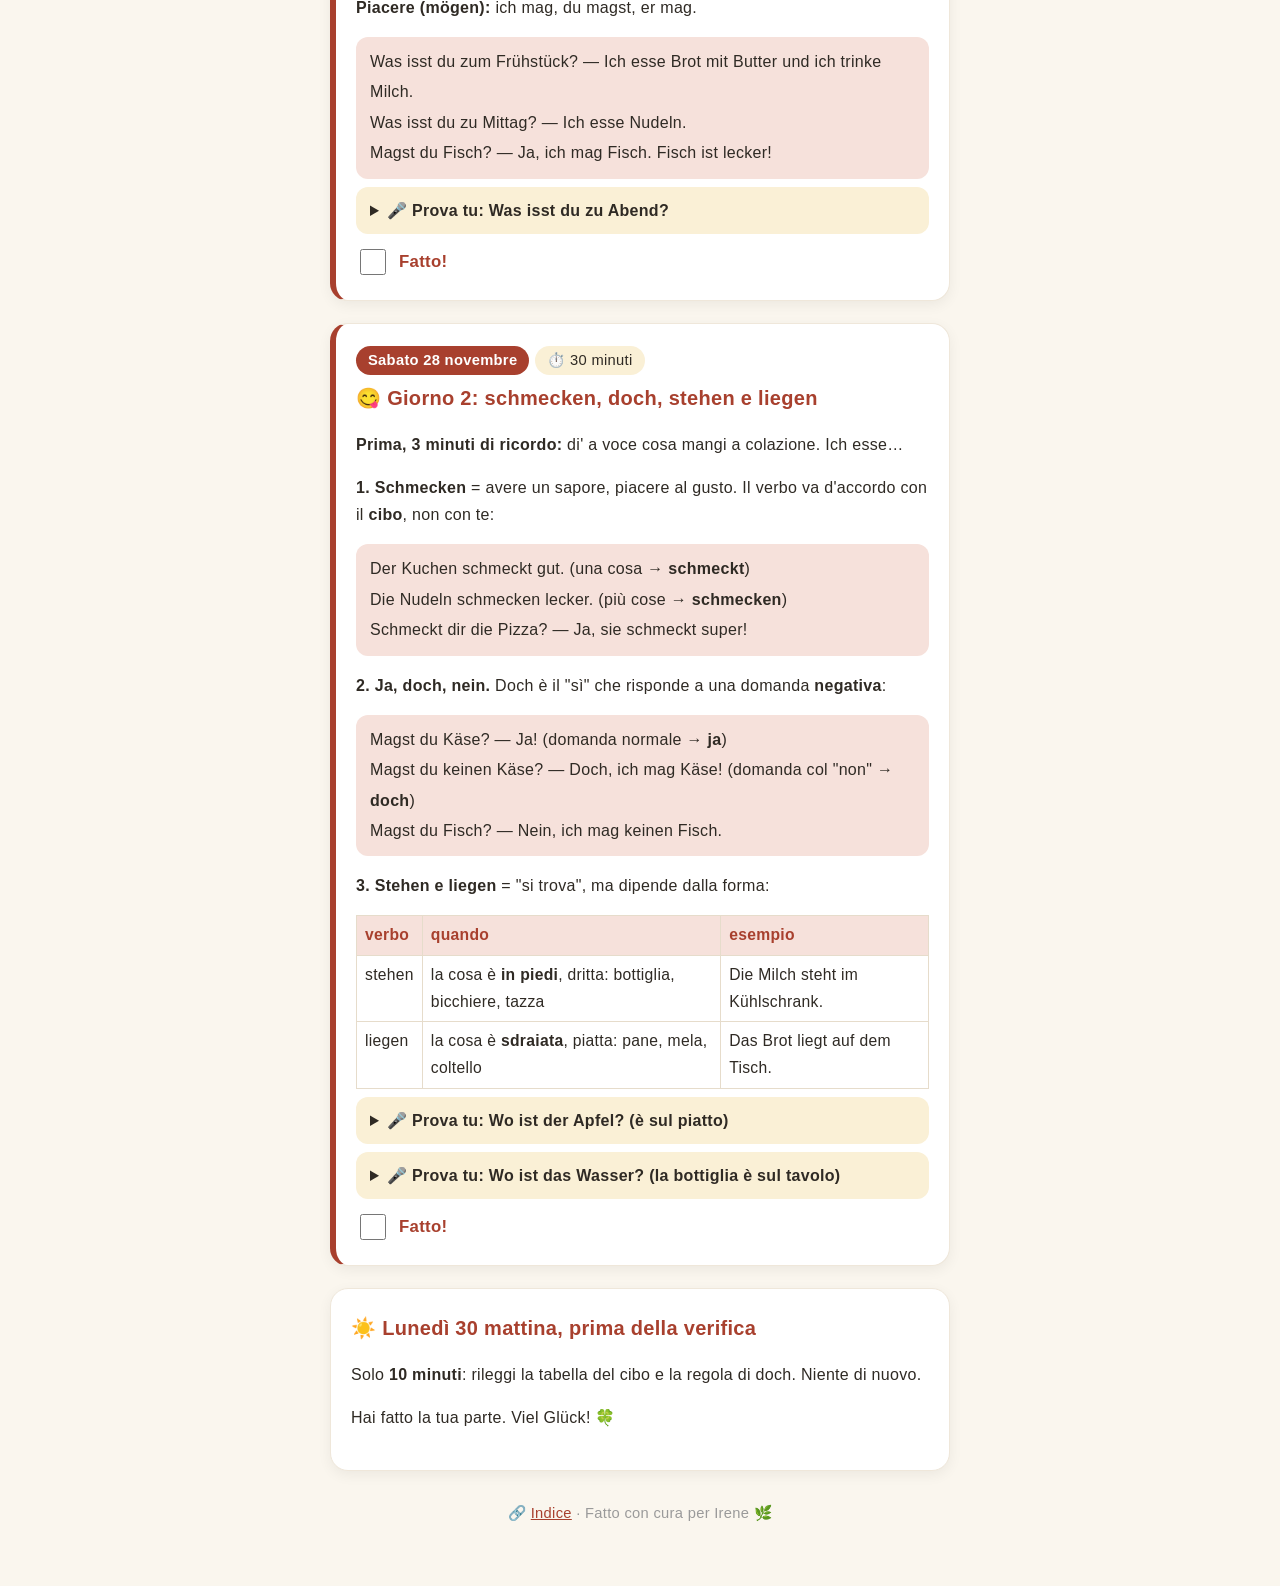
<file: piano-tedesco-30-novembre.html>
<!DOCTYPE html>
<html lang="it">
<head>
<meta charset="UTF-8">
<meta name="viewport" content="width=device-width, initial-scale=1.0">
<title>Tedesco - Il piano per la verifica di lunedì 30 novembre</title>
<link rel="manifest" href="manifest.json">
<meta name="theme-color" content="#FAF6EE">
<meta name="apple-mobile-web-app-capable" content="yes">
<meta name="apple-mobile-web-app-title" content="Tedesco di Irene">
<link rel="apple-touch-icon" href="icon-180.png">
<style>
  :root{
    --bg:#FAF6EE; --card:#FFFFFF; --ink:#2F2A24;
    --accent:#A8402E; --accent-soft:#F6E1DB;
    --green-soft:#E2F0E6; --giallo-soft:#FAF0D6;
  }
  *{box-sizing:border-box;}
  body{margin:0;font-family:"Trebuchet MS","Comic Sans MS",Verdana,sans-serif;background:var(--bg);color:var(--ink);
    line-height:1.7;letter-spacing:0.3px;padding:24px 14px 60px;}
  .wrap{max-width:620px;margin:0 auto;}
  .backbtn{display:inline-block;background:var(--accent-soft);color:var(--accent);text-decoration:none;border-radius:12px;
    padding:8px 16px;font-size:0.98rem;font-weight:bold;margin-bottom:14px;}
  h1{color:var(--accent);font-size:1.7rem;text-align:center;margin:0 0 6px;}
  .sub{text-align:center;color:#8a7f70;margin:0 0 26px;font-size:1rem;}
  .card{background:var(--card);border-radius:18px;padding:22px 20px;margin-bottom:22px;box-shadow:0 4px 14px rgba(0,0,0,0.06);border:1px solid #efe7da;}
  .card h2{margin:0 0 12px;font-size:1.25rem;color:var(--accent);}
  .tip{background:var(--giallo-soft);border-radius:10px;padding:10px 14px;margin:12px 0;}
  .tip-green{background:var(--green-soft);border-radius:10px;padding:10px 14px;margin:12px 0;color:#2f6b45;}
  .giorno{border-left:6px solid var(--accent);}
  .quando{display:inline-block;background:var(--accent);color:#fff;border-radius:99px;padding:2px 12px;font-weight:bold;font-size:0.92rem;margin-bottom:6px;}
  .tempo-badge{display:inline-block;background:var(--giallo-soft);border-radius:99px;padding:2px 12px;font-size:0.92rem;margin-left:6px;}
  .vai{display:inline-block;background:var(--accent);color:#fff;text-decoration:none;border-radius:12px;padding:10px 16px;font-weight:bold;margin:4px 6px 4px 0;}
  .vai.chiaro{background:var(--accent-soft);color:var(--accent);}
  .fatto{display:flex;align-items:center;gap:10px;margin-top:12px;font-weight:bold;color:var(--accent);cursor:pointer;font-size:1.05rem;}
  .fatto input{width:26px;height:26px;accent-color:var(--accent);cursor:pointer;}
  .card.done{opacity:0.6;}
  .barra{background:var(--accent-soft);border-radius:99px;height:16px;overflow:hidden;margin:10px 0 4px;}
  .barra div{background:var(--accent);height:100%;width:0;transition:width .3s ease;}
  .frasi{background:var(--accent-soft);border-radius:12px;padding:10px 14px;margin:8px 0;line-height:1.9;}
  table{border-collapse:collapse;width:100%;margin:8px 0;font-size:0.98rem;}
  td,th{border:1px solid #e6dccb;padding:6px 8px;text-align:left;vertical-align:top;}
  th{background:var(--accent-soft);color:var(--accent);}
  details{background:var(--giallo-soft);border-radius:12px;padding:10px 14px;margin:8px 0;}
  summary{font-weight:bold;cursor:pointer;}
  footer{text-align:center;margin-top:30px;font-size:0.92rem;color:#9a9a9a;}
  footer a{color:var(--accent);}
</style>
</head>
<body>
<div class="wrap">
  <a class="backbtn" href="index.html">← Indice</a>
  <h1>🎯 Il piano per la verifica di tedesco</h1>
  <p class="sub">Verifica scritta di lunedì 30 novembre · Essen und Trinken</p>

  <div class="card">
    <h2>📌 Come funziona</h2>
    <p><b>2 giorni</b>, venerdì e sabato, mezz'ora al giorno. La domenica è libera.</p>
    <div class="tip">🎨 <b>Il metodo:</b> leggi le parole <b>ad alta voce</b>, poi copri la colonna del tedesco e prova a dirle guardando solo l'italiano. Le frasi pronte dille come se fossi a tavola. 🍽️</div>
    <div class="barra"><div id="barra"></div></div>
    <p id="conta" style="text-align:center;font-weight:bold;color:var(--accent)">0 giorni su 2</p>
  </div>

  <div class="card">
    <h2>📋 Cosa avete fatto in classe</h2>
    <p>La prof sul registro ha scritto solo "verifica di tedesco". Dopo le interrogazioni di ottobre, in classe avete fatto:</p>
    <ul>
      <li><span lang="de">Essen und Trinken</span>: le parole del cibo e i dialoghi</li>
      <li><span lang="de">Magst du Fisch? Fisch ist lecker!</span></li>
      <li><span lang="de">Was isst du zu Mittag? Und zu Abend?</span> e il verbo <span lang="de">schmecken</span></li>
      <li><span lang="de">Ja, doch, nein</span></li>
      <li><span lang="de">stehen</span> e <span lang="de">liegen</span>: <span lang="de">Wo ist…?</span></li>
    </ul>
    <div class="tip">📘 Se hai il libro <i>Linear Kompakt</i> o il quaderno sotto mano, tienili aperti: le parole della prof valgono più delle mie.</div>
  </div>

  <div class="card giorno" id="g1">
    <span class="quando">Venerdì 27 novembre</span><span class="tempo-badge">⏱️ 30 minuti</span>
    <h2>🥨 Giorno 1: le parole del cibo e "mögen"</h2>
    <table>
      <tr><th>italiano</th><th>tedesco</th></tr>
      <tr><td>il pane · il panino</td><td><span lang="de">das Brot · das Brötchen</span></td></tr>
      <tr><td>il burro · il formaggio</td><td><span lang="de">die Butter · der Käse</span></td></tr>
      <tr><td>l'uovo · il salume</td><td><span lang="de">das Ei · die Wurst</span></td></tr>
      <tr><td>la carne · il pesce</td><td><span lang="de">das Fleisch · der Fisch</span></td></tr>
      <tr><td>la pasta · il riso</td><td><span lang="de">die Nudeln · der Reis</span></td></tr>
      <tr><td>la frutta · la verdura</td><td><span lang="de">das Obst · das Gemüse</span></td></tr>
      <tr><td>la mela · la patata</td><td><span lang="de">der Apfel · die Kartoffel</span></td></tr>
      <tr><td>la torta · il cioccolato</td><td><span lang="de">der Kuchen · die Schokolade</span></td></tr>
      <tr><td>l'acqua · il latte · il succo</td><td><span lang="de">das Wasser · die Milch · der Saft</span></td></tr>
    </table>
    <p><b>I pasti:</b> la colazione <span lang="de">das Frühstück</span>, il pranzo <span lang="de">das Mittagessen</span>, la cena <span lang="de">das Abendessen</span>.</p>
    <p><b>Mangiare e bere:</b> <span lang="de">ich esse, du isst, er isst</span> · <span lang="de">ich trinke, du trinkst, er trinkt</span>.</p>
    <p><b>Piacere (mögen):</b> <span lang="de">ich mag, du magst, er mag</span>.</p>
    <div class="frasi"><span lang="de">Was isst du zum Frühstück?</span> — <span lang="de">Ich esse Brot mit Butter und ich trinke Milch.</span><br>
      <span lang="de">Was isst du zu Mittag?</span> — <span lang="de">Ich esse Nudeln.</span><br>
      <span lang="de">Magst du Fisch?</span> — <span lang="de">Ja, ich mag Fisch. Fisch ist lecker!</span></div>
    <details><summary>🎤 Prova tu: <span lang="de">Was isst du zu Abend?</span></summary>
      <p>Rispondi con <span lang="de">Ich esse…</span> e due cibi. Per esempio: <span lang="de">Ich esse Fleisch und Gemüse.</span></p></details>
    <label class="fatto"><input type="checkbox" data-giorno="g1"> Fatto!</label>
  </div>

  <div class="card giorno" id="g2">
    <span class="quando">Sabato 28 novembre</span><span class="tempo-badge">⏱️ 30 minuti</span>
    <h2>😋 Giorno 2: schmecken, doch, stehen e liegen</h2>
    <p><b>Prima, 3 minuti di ricordo:</b> di' a voce cosa mangi a colazione. <span lang="de">Ich esse…</span></p>
    <p><b>1. Schmecken</b> = avere un sapore, piacere al gusto. Il verbo va d'accordo con il <b>cibo</b>, non con te:</p>
    <div class="frasi"><span lang="de">Der Kuchen schmeckt gut.</span> (una cosa → <b>schmeckt</b>)<br>
      <span lang="de">Die Nudeln schmecken lecker.</span> (più cose → <b>schmecken</b>)<br>
      <span lang="de">Schmeckt dir die Pizza?</span> — <span lang="de">Ja, sie schmeckt super!</span></div>
    <p><b>2. Ja, doch, nein.</b> <span lang="de">Doch</span> è il "sì" che risponde a una domanda <b>negativa</b>:</p>
    <div class="frasi"><span lang="de">Magst du Käse?</span> — <span lang="de">Ja!</span> (domanda normale → <b>ja</b>)<br>
      <span lang="de">Magst du keinen Käse?</span> — <span lang="de">Doch, ich mag Käse!</span> (domanda col "non" → <b>doch</b>)<br>
      <span lang="de">Magst du Fisch?</span> — <span lang="de">Nein, ich mag keinen Fisch.</span></div>
    <p><b>3. Stehen e liegen</b> = "si trova", ma dipende dalla forma:</p>
    <table>
      <tr><th>verbo</th><th>quando</th><th>esempio</th></tr>
      <tr><td><span lang="de">stehen</span></td><td>la cosa è <b>in piedi</b>, dritta: bottiglia, bicchiere, tazza</td><td><span lang="de">Die Milch steht im Kühlschrank.</span></td></tr>
      <tr><td><span lang="de">liegen</span></td><td>la cosa è <b>sdraiata</b>, piatta: pane, mela, coltello</td><td><span lang="de">Das Brot liegt auf dem Tisch.</span></td></tr>
    </table>
    <details><summary>🎤 Prova tu: <span lang="de">Wo ist der Apfel?</span> (è sul piatto)</summary>
      <p><span lang="de">Der Apfel liegt auf dem Teller.</span> La mela è "sdraiata", quindi <b>liegt</b>.</p></details>
    <details><summary>🎤 Prova tu: <span lang="de">Wo ist das Wasser?</span> (la bottiglia è sul tavolo)</summary>
      <p><span lang="de">Das Wasser steht auf dem Tisch.</span> La bottiglia è dritta, quindi <b>steht</b>.</p></details>
    <label class="fatto"><input type="checkbox" data-giorno="g2"> Fatto!</label>
  </div>

  <div class="card">
    <h2>☀️ Lunedì 30 mattina, prima della verifica</h2>
    <p>Solo <b>10 minuti</b>: rileggi la tabella del cibo e la regola di <span lang="de">doch</span>. Niente di nuovo.</p>
    <p>Hai fatto la tua parte. <span lang="de">Viel Glück!</span> 🍀</p>
  </div>

  <footer>🔗 <a href="index.html">Indice</a> · Fatto con cura per Irene 🌿</footer>
</div>
<script>
  (function(){
    var CHIAVE = "piano-tedesco-30-novembre-fatti";
    var fatti = {};
    try { fatti = JSON.parse(localStorage.getItem(CHIAVE) || "{}"); } catch(e) { fatti = {}; }
    var caselle = document.querySelectorAll("input[data-giorno]");
    function aggiorna(){
      var n = 0;
      caselle.forEach(function(c){
        var card = document.getElementById(c.dataset.giorno);
        if(c.checked){ n++; card.classList.add("done"); } else { card.classList.remove("done"); }
      });
      document.getElementById("barra").style.width = (n / caselle.length * 100) + "%";
      document.getElementById("conta").textContent = n === caselle.length
        ? "🎉 " + n + " giorni su " + n + ": sei pronta!"
        : n + (n === 1 ? " giorno" : " giorni") + " su " + caselle.length;
    }
    caselle.forEach(function(c){
      c.checked = !!fatti[c.dataset.giorno];
      c.addEventListener("change", function(){
        fatti[c.dataset.giorno] = c.checked;
        try { localStorage.setItem(CHIAVE, JSON.stringify(fatti)); } catch(e) {}
        aggiorna();
      });
    });
    aggiorna();
  })();
  if ('serviceWorker' in navigator) { navigator.serviceWorker.register('./service-worker.js'); }
</script>
</body>
</html>
</file>
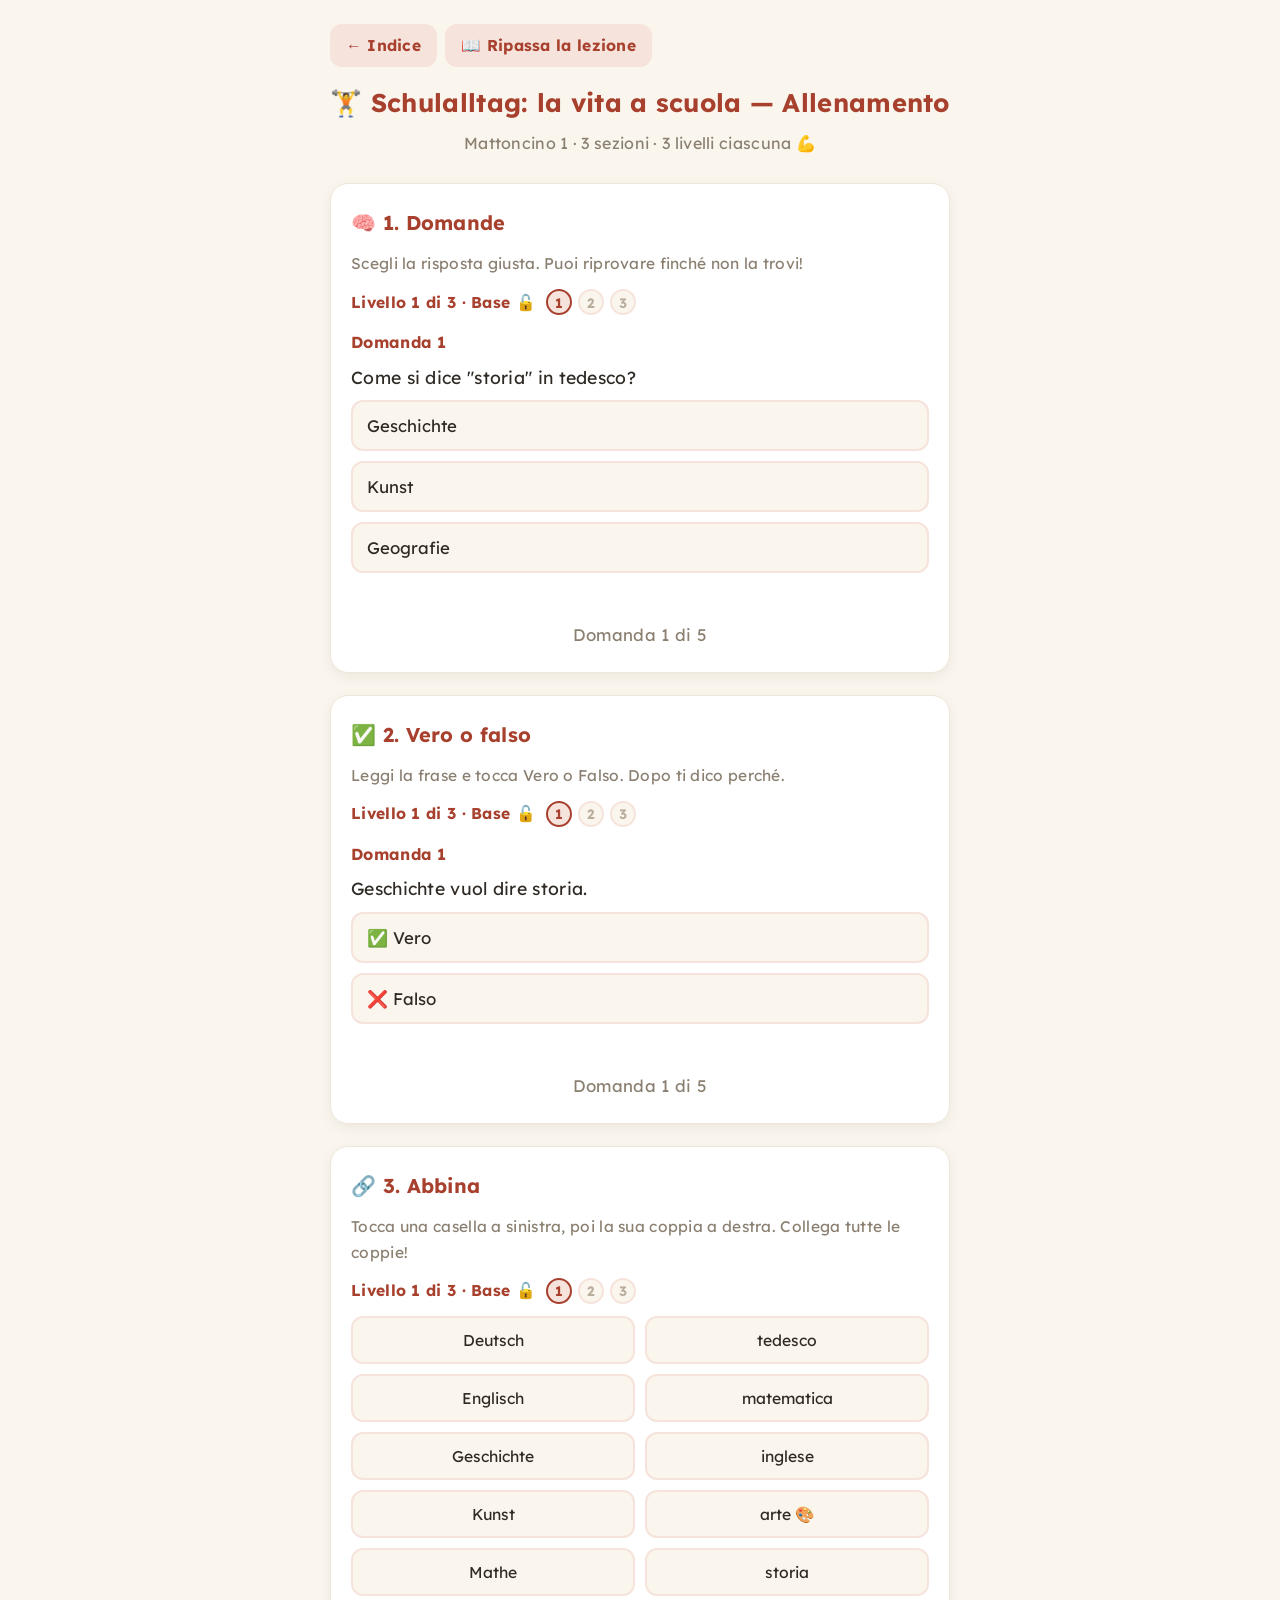
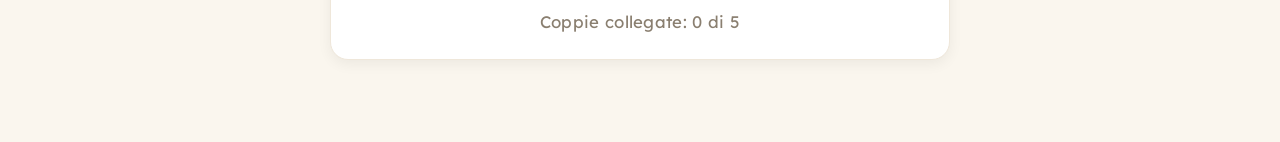
<file: schulalltag-allenamento.html>
<!DOCTYPE html>
<html lang="it">
<head>
<meta charset="UTF-8">
<meta name="viewport" content="width=device-width, initial-scale=1.0">
<link rel="manifest" href="manifest.json">
<meta name="theme-color" content="#FAF6EE">
<meta name="apple-mobile-web-app-capable" content="yes">
<meta name="apple-mobile-web-app-status-bar-style" content="default">
<meta name="apple-mobile-web-app-title" content="Tedesco di Irene">
<script src="alert.js"></script>
<link rel="apple-touch-icon" href="icon-180.png">
<link rel="icon" type="image/png" sizes="192x192" href="icon-192.png">
<title>Schulalltag: la vita a scuola — Allenamento</title>
<link rel="preconnect" href="https://fonts.googleapis.com">
<link rel="preconnect" href="https://fonts.gstatic.com" crossorigin>
<link href="https://fonts.googleapis.com/css2?family=Lexend:wght@400;600;700&display=swap" rel="stylesheet">
<style>
  :root{
    --bg:#FAF6EE; --card:#FFFFFF; --ink:#2F2A24;
    --accent:#A8402E; --accent-soft:#F6E3DC;
    --green:#3E8E5A; --green-soft:#E2F0E6;
    --red:#C2492F; --red-soft:#F6E1DB;
    --blue:#3B6EA5; --blue-soft:#E2ECF5;
  }
  *{box-sizing:border-box;}
  body{margin:0; font-family:"Lexend","Trebuchet MS",Verdana,sans-serif;
    background:var(--bg); color:var(--ink); line-height:1.7; letter-spacing:0.3px; padding:24px 14px 60px;}
  .wrap{max-width:620px;margin:0 auto;}
  .back{display:inline-block;background:var(--accent-soft);color:var(--accent);text-decoration:none;border-radius:12px;padding:8px 16px;font-size:0.98rem;font-weight:bold;margin:0 8px 14px 0;}
  h1{color:var(--accent);font-size:1.6rem;text-align:center;margin:0 0 6px;}
  .sub{text-align:center;color:#8a7f70;margin:0 0 26px;font-size:1rem;}
  .card{background:var(--card);border-radius:18px;padding:22px 20px;margin-bottom:22px;
    box-shadow:0 4px 14px rgba(0,0,0,0.06);border:1px solid #efe7da;}
  .card h2{margin:0 0 10px;font-size:1.25rem;color:var(--accent);}
  .card .lead{color:#8a7f70;margin:0 0 12px;font-size:0.97rem;}
  .levelbar{margin:0 0 12px;}
  .lvrow{display:flex;align-items:center;gap:10px;flex-wrap:wrap;font-size:0.98rem;color:var(--accent);}
  .lvdots{display:inline-flex;gap:6px;}
  .lvdot{width:26px;height:26px;border-radius:50%;display:flex;align-items:center;justify-content:center;
    background:var(--bg);border:2px solid var(--accent-soft);color:#b9ad9c;font-size:0.85rem;font-weight:bold;}
  .lvdot.on{background:var(--accent-soft);border-color:var(--accent);color:var(--accent);}
  .ex{margin:14px 0;}
  .qnum{font-weight:bold;color:var(--accent);}
  .qtext{font-size:1.1rem;margin:6px 0 8px;}
  .options{display:flex;flex-direction:column;gap:10px;}
  .opt{background:var(--bg);border:2px solid var(--accent-soft);
    border-radius:12px;padding:13px 14px;font-size:1.05rem;cursor:pointer;
    text-align:left;font-family:inherit;color:var(--ink);transition:all .15s;}
  .opt:hover{border-color:var(--accent);}
  .opt.correct{background:var(--green-soft);border-color:var(--green);color:var(--green);font-weight:bold;}
  .opt.wrong{background:var(--red-soft);border-color:var(--red);color:var(--red);}
  .feedback{margin-top:10px;font-size:1.02rem;font-weight:bold;min-height:24px;}
  .feedback.ok{color:var(--green);}
  .feedback.no{color:var(--red);}
  .progress{text-align:center;font-size:1.05rem;margin:12px 0 0;color:#8a7f70;}
  .star{font-size:1.4rem;}
  .match-grid{display:grid;grid-template-columns:1fr 1fr;gap:10px;margin-top:6px;}
  .match-col{display:flex;flex-direction:column;gap:10px;}
  .match-btn{background:var(--bg);border:2px solid var(--accent-soft);border-radius:12px;
    padding:12px;font-size:0.98rem;cursor:pointer;font-family:inherit;color:var(--ink);
    display:flex;align-items:center;justify-content:center;text-align:center;gap:6px;transition:all .15s;}
  .match-btn:hover{border-color:var(--accent);}
  .match-btn.sel{border-color:var(--blue);background:var(--blue-soft);color:var(--blue);font-weight:bold;}
  .match-btn.done{background:var(--green-soft);border-color:var(--green);color:var(--green);font-weight:bold;cursor:default;opacity:0.85;}
  .match-btn.flash{border-color:var(--red);background:var(--red-soft);}
  .restart{display:inline-block;margin:12px auto 0;background:var(--accent);color:#fff;border:none;
    border-radius:12px;padding:11px 22px;font-size:1rem;cursor:pointer;font-family:inherit;}
</style>
</head>
<body>
<div class="wrap">
  <a class="back" href="index.html">&larr; Indice</a><a class="back" href="schulalltag.html">📖 Ripassa la lezione</a>
  <h1>🏋️ Schulalltag: la vita a scuola — Allenamento</h1>
  <p class="sub">Mattoncino 1 · 3 sezioni · 3 livelli ciascuna 💪</p>

  <div class="card">
    <h2>🧠 1. Domande</h2>
    <p class="lead">Scegli la risposta giusta. Puoi riprovare finché non la trovi!</p>
    <div class="levelbar" id="quiz-level"></div>
    <div id="quiz-box"></div>
    <div class="progress" id="quiz-prog"></div>
  </div>

  <div class="card">
    <h2>✅ 2. Vero o falso</h2>
    <p class="lead">Leggi la frase e tocca Vero o Falso. Dopo ti dico perché.</p>
    <div class="levelbar" id="vf-level"></div>
    <div id="vf-box"></div>
    <div class="progress" id="vf-prog"></div>
  </div>

  <div class="card">
    <h2>🔗 3. Abbina</h2>
    <p class="lead">Tocca una casella a sinistra, poi la sua coppia a destra. Collega tutte le coppie!</p>
    <div class="levelbar" id="abbina-level"></div>
    <div class="match-grid" id="abbina-grid"></div>
    <div class="progress" id="abbina-prog"></div>
  </div>
</div>
<script>
window.ALLENAMENTO = {"quiz": [[{"q": "Come si dice \"storia\" in tedesco?", "opts": ["Geschichte", "Geografie", "Kunst"]}, {"q": "Come si dice \"arte\"?", "opts": ["Kunst", "Musik", "Sport"]}, {"q": "Mathe è…", "opts": ["matematica", "musica", "inglese"]}, {"q": "Le materie in tedesco si usano…", "opts": ["senza articolo", "sempre con der", "sempre con die"]}, {"q": "Was ist dein Lieblingsfach? vuol dire…", "opts": ["Qual è la tua materia preferita?", "Che ore sono?", "Come vai a scuola?"]}], [{"q": "Mittwoch è…", "opts": ["mercoledì", "lunedì", "domenica"]}, {"q": "Lunedì si dice…", "opts": ["Montag", "Mittwoch", "Freitag"]}, {"q": "Lunedì ho tedesco:", "opts": ["Am Montag habe ich Deutsch.", "Im Montag habe ich Deutsch.", "Mit Montag habe ich Deutsch."]}, {"q": "Lo Stundenplan è…", "opts": ["l'orario delle lezioni", "la mensa", "il fine settimana"]}, {"q": "die Pause è…", "opts": ["l'intervallo", "la prima ora", "la palestra"]}], [{"q": "Vado in autobus:", "opts": ["Ich fahre mit dem Bus.", "Ich fahre mit der Bus.", "Ich fahre zu Bus."]}, {"q": "Vado in metro (die U-Bahn):", "opts": ["Ich fahre mit der U-Bahn.", "Ich fahre mit dem U-Bahn.", "Ich gehe zu U-Bahn."]}, {"q": "Vado a piedi:", "opts": ["Ich gehe zu Fuß.", "Ich fahre mit dem Fuß.", "Ich gehe mit Fuß."]}, {"q": "Dopo mit, das Fahrrad diventa…", "opts": ["mit dem Fahrrad", "mit der Fahrrad", "mit das Fahrrad"]}, {"q": "Es gibt vuol dire…", "opts": ["c'è, ci sono", "io vado", "mi piace"]}]], "vf": [[{"q": "Geschichte vuol dire storia.", "v": true, "perche": "E Geografie vuol dire geografia."}, {"q": "Kunst vuol dire musica.", "v": false, "perche": "Kunst è arte; musica è Musik."}, {"q": "Davanti alle materie si mette der.", "v": false, "perche": "Le materie si usano senza articolo."}, {"q": "Lieblingsfach vuol dire materia preferita.", "v": true, "perche": "Lieblings- vuol dire preferito."}, {"q": "Ich finde Mathe einfach vuol dire: trovo matematica facile.", "v": true, "perche": "einfach = facile."}], [{"q": "I giorni della settimana sono maschili.", "v": true, "perche": "Per questo si dice am Montag."}, {"q": "Sonntag è sabato.", "v": false, "perche": "Sonntag è domenica; sabato è Samstag."}, {"q": "Mittwoch viene da metà settimana.", "v": true, "perche": "Mitte + Woche."}, {"q": "die erste Stunde è la prima ora.", "v": true, "perche": "die zweite Stunde è la seconda."}, {"q": "das Wochenende è il lunedì.", "v": false, "perche": "È il fine settimana."}], [{"q": "Dopo mit si usa il dativo.", "v": true, "perche": "der e das diventano dem, die diventa der."}, {"q": "Si dice mit der Bus.", "v": false, "perche": "der Bus è maschile: mit dem Bus."}, {"q": "A piedi si dice zu Fuß.", "v": true, "perche": "E si usa gehen, non fahren."}, {"q": "Con un mezzo si usa fahren.", "v": true, "perche": "Ich fahre mit dem Zug."}, {"q": "Dopo es gibt, ein diventa einen al maschile.", "v": true, "perche": "Es gibt einen Computerraum."}]], "abbina": [[{"l": "Deutsch", "r": "tedesco"}, {"l": "Englisch", "r": "inglese"}, {"l": "Geschichte", "r": "storia"}, {"l": "Kunst", "r": "arte 🎨"}, {"l": "Mathe", "r": "matematica"}], [{"l": "Montag", "r": "lunedì"}, {"l": "Mittwoch", "r": "mercoledì"}, {"l": "Freitag", "r": "venerdì"}, {"l": "Sonntag", "r": "domenica"}, {"l": "Stundenplan", "r": "orario 🗓️"}], [{"l": "der Bus", "r": "mit dem Bus 🚌"}, {"l": "die U-Bahn", "r": "mit der U-Bahn 🚇"}, {"l": "das Fahrrad", "r": "mit dem Fahrrad 🚲"}, {"l": "a piedi", "r": "zu Fuß 🚶"}, {"l": "es gibt", "r": "c'è, ci sono"}]]};
</script>
<script src="allenamento.js"></script>
<script>
  if ('serviceWorker' in navigator) { navigator.serviceWorker.register('./service-worker.js'); }
</script>
</body>
</html>
</file>
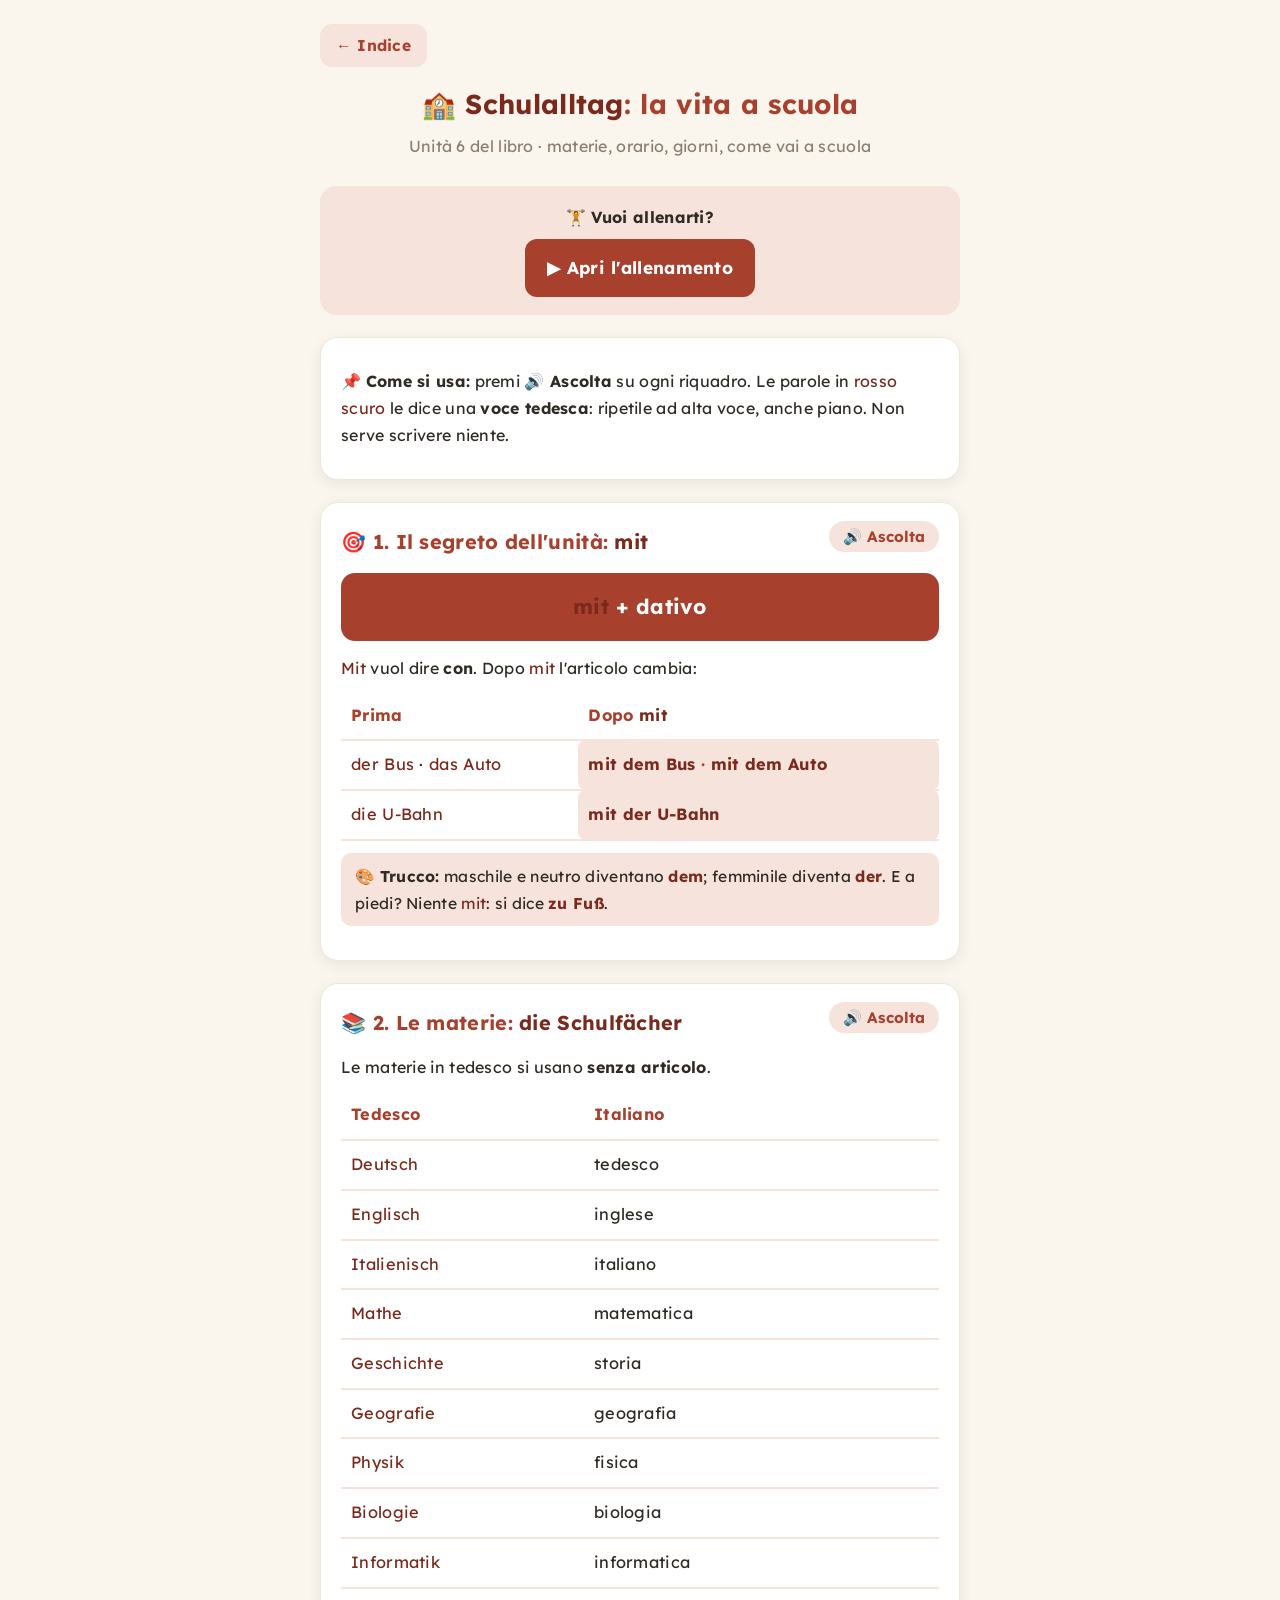
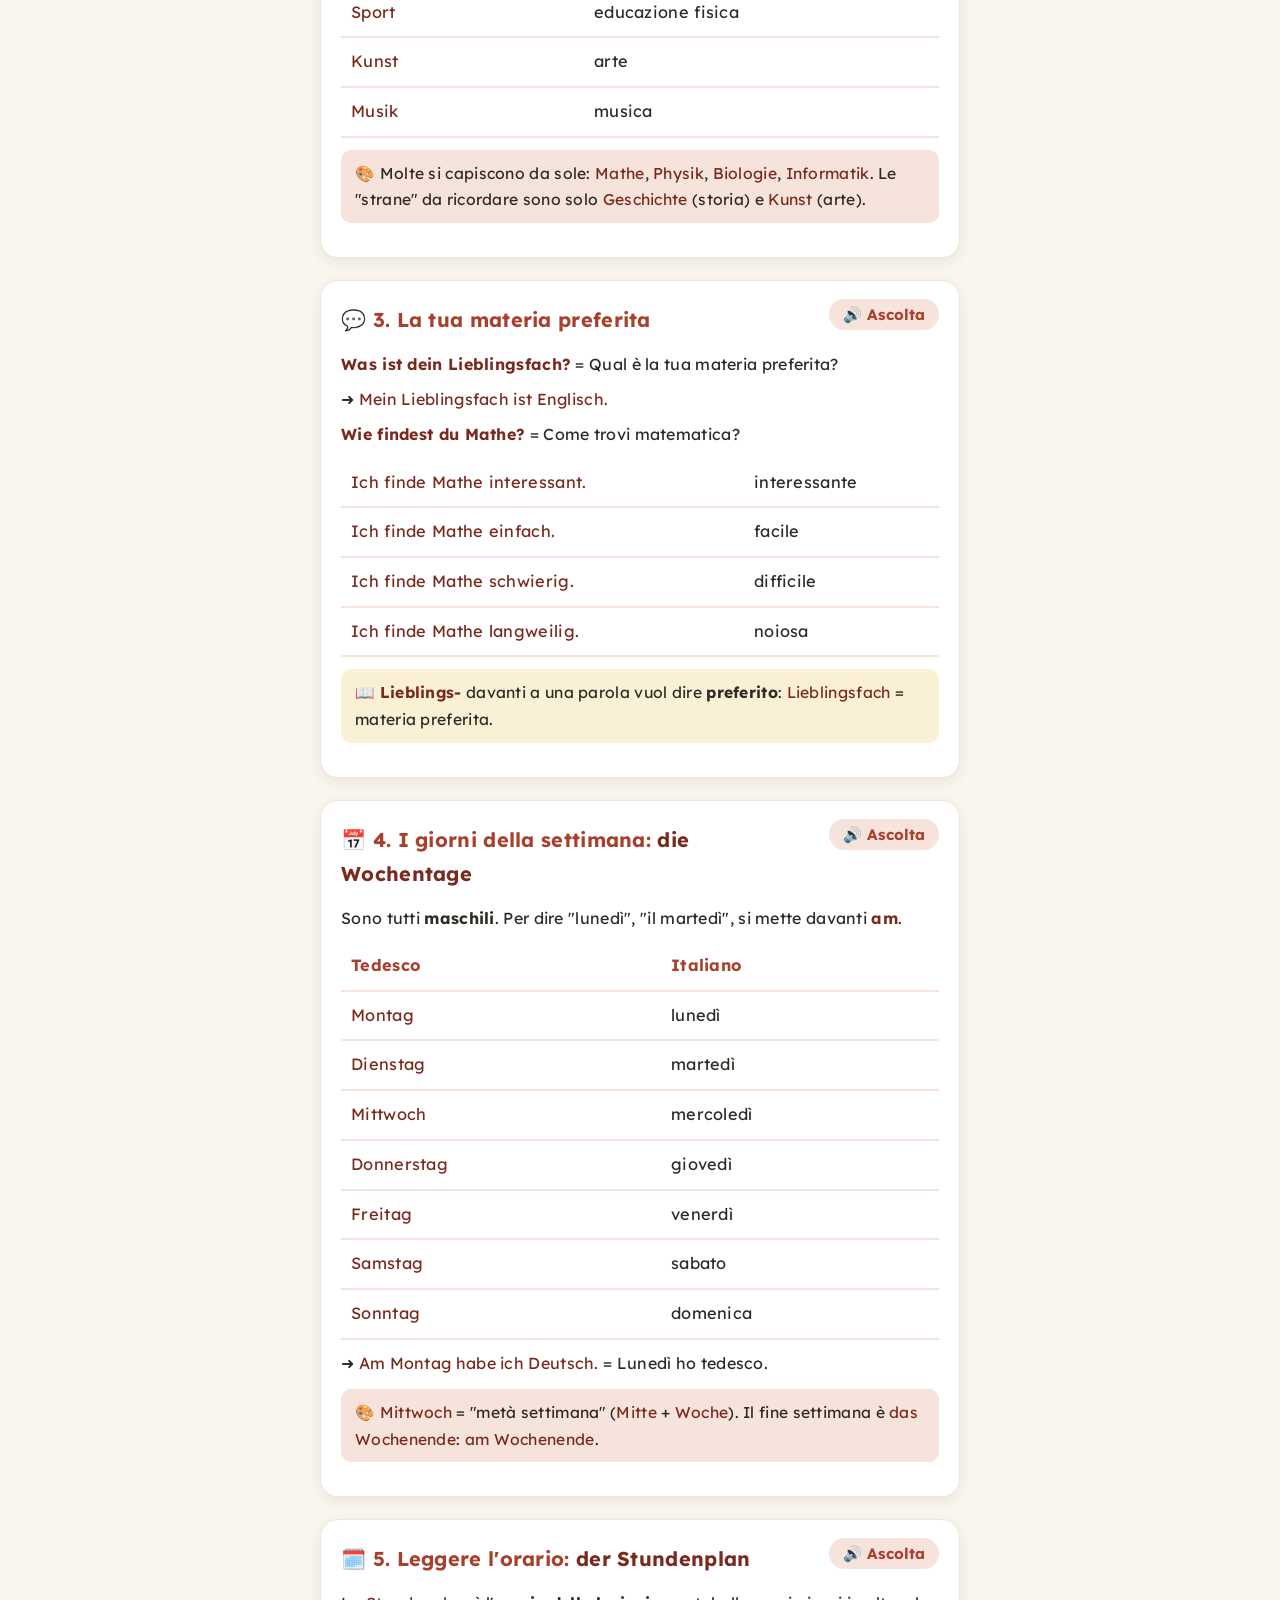
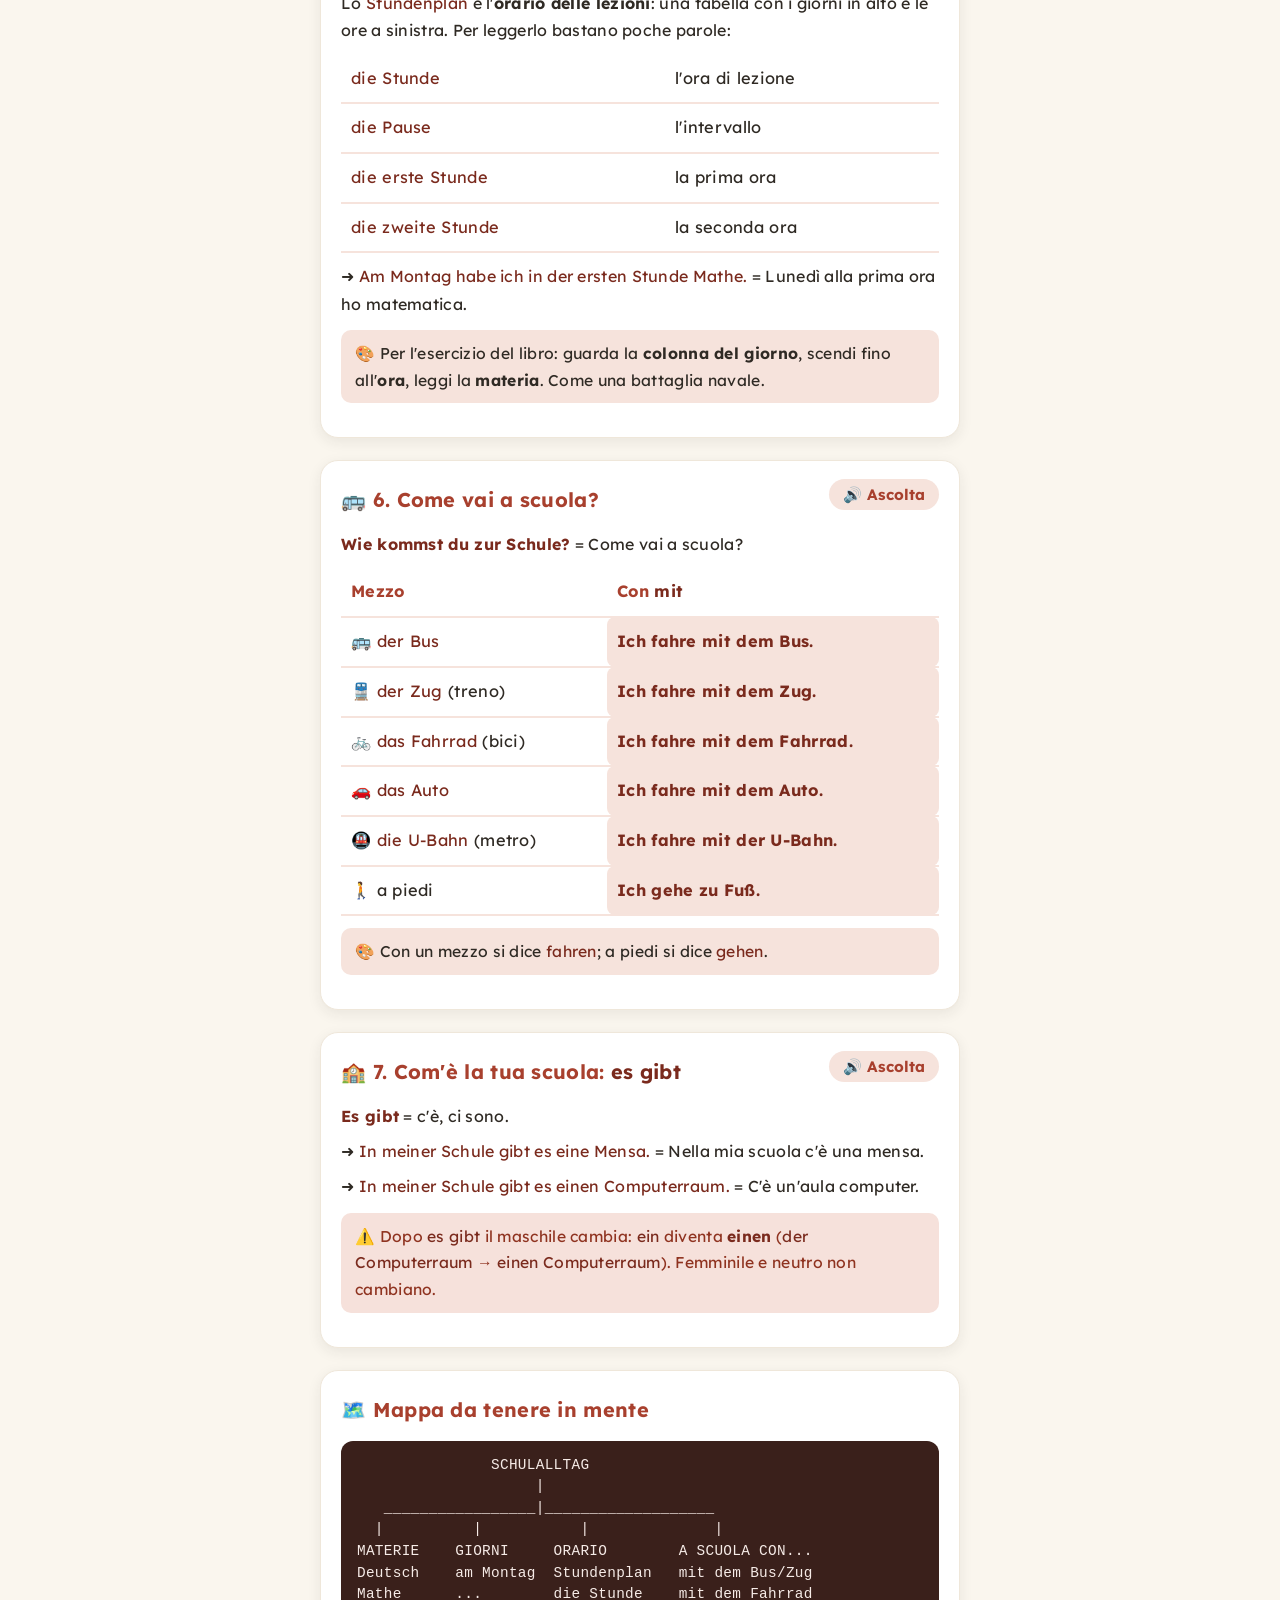
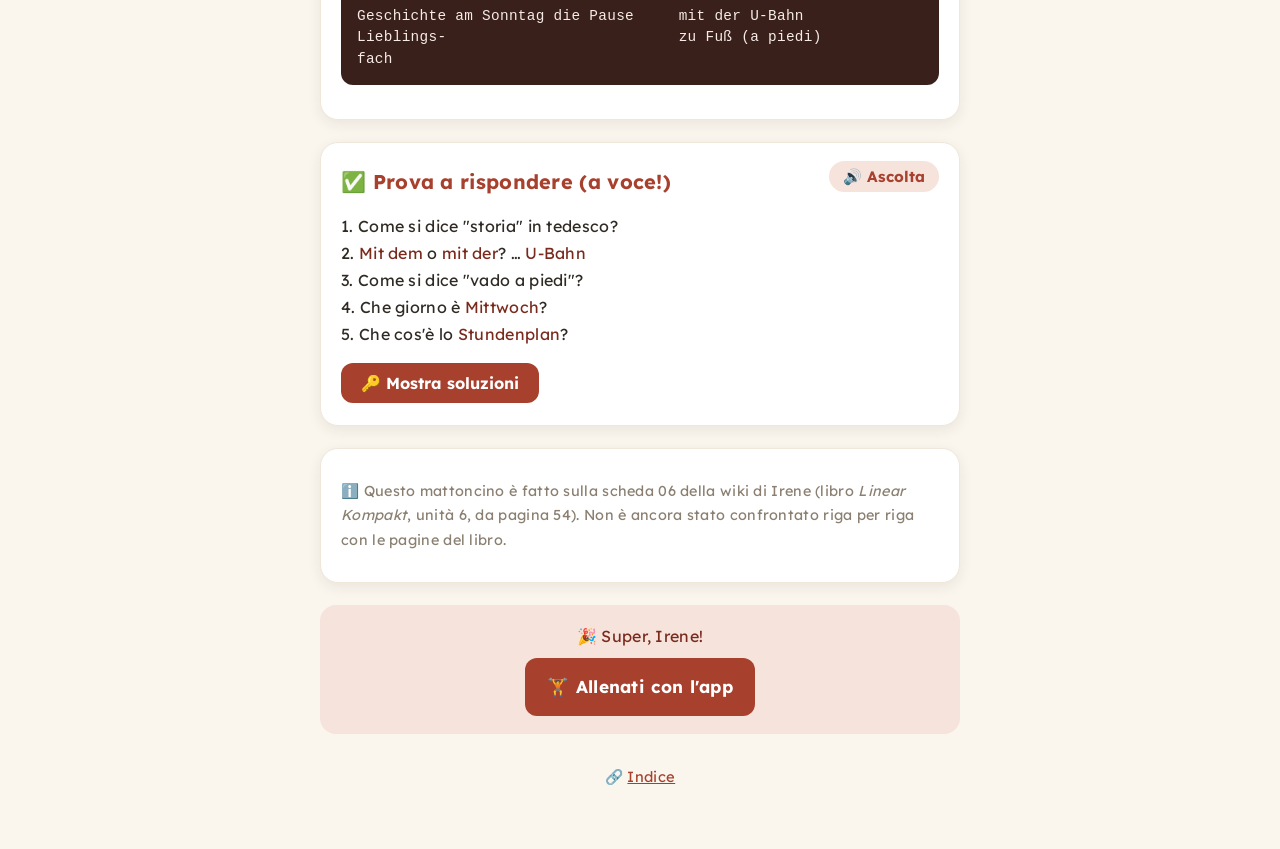
<file: schulalltag.html>
<!DOCTYPE html>
<html lang="it">
<head>
<meta charset="UTF-8">
<meta name="viewport" content="width=device-width, initial-scale=1.0">
<title>Tedesco - Schulalltag: la vita a scuola</title>
<link rel="manifest" href="manifest.json">
<script src="alert.js"></script>
<meta name="theme-color" content="#FAF6EE">
<meta name="apple-mobile-web-app-capable" content="yes">
<meta name="apple-mobile-web-app-title" content="Tedesco di Irene">
<link rel="apple-touch-icon" href="icon-180.png">
<link rel="preconnect" href="https://fonts.googleapis.com">
<link rel="preconnect" href="https://fonts.gstatic.com" crossorigin>
<link href="https://fonts.googleapis.com/css2?family=Lexend:wght@400;500;600;700&display=swap" rel="stylesheet">
<link rel="stylesheet" href="style.css">
</head>
<body>
<div class="wrap">
  <a class="backbtn" href="index.html">← Indice</a>
  <h1>🏫 <span lang="de">Schulalltag</span>: la vita a scuola</h1>
  <p class="sub">Unità 6 del libro · materie, orario, giorni, come vai a scuola</p>

  <div class="allena">
    🏋️ <b>Vuoi allenarti?</b><br>
    <a href="schulalltag-allenamento.html">▶ Apri l'allenamento</a>
  </div>

  <div class="card">
    <p>📌 <b>Come si usa:</b> premi <b>🔊 Ascolta</b> su ogni riquadro. Le parole in <span lang="de">rosso scuro</span> le dice una <b>voce tedesca</b>: ripetile ad alta voce, anche piano. Non serve scrivere niente.</p>
  </div>

  <div class="card">
    <h2>🎯 1. Il segreto dell'unità: <span lang="de">mit</span></h2>
    <div class="formula"><span lang="de">mit</span> + dativo</div>
    <p><span lang="de">Mit</span> vuol dire <b>con</b>. Dopo <span lang="de">mit</span> l'articolo cambia:</p>
    <table>
      <tr><th>Prima</th><th>Dopo <span lang="de">mit</span></th></tr>
      <tr><td><span lang="de">der Bus</span> · <span lang="de">das Auto</span></td><td class="hl"><span lang="de">mit dem Bus</span> · <span lang="de">mit dem Auto</span></td></tr>
      <tr><td><span lang="de">die U-Bahn</span></td><td class="hl"><span lang="de">mit der U-Bahn</span></td></tr>
    </table>
    <div class="tip">🎨 <b>Trucco:</b> maschile e neutro diventano <b><span lang="de">dem</span></b>; femminile diventa <b><span lang="de">der</span></b>. E a piedi? Niente <span lang="de">mit</span>: si dice <b><span lang="de">zu Fuß</span></b>.</div>
  </div>

  <div class="card">
    <h2>📚 2. Le materie: <span lang="de">die Schulfächer</span></h2>
    <p>Le materie in tedesco si usano <b>senza articolo</b>.</p>
    <table>
      <tr><th>Tedesco</th><th>Italiano</th></tr>
      <tr><td><span lang="de">Deutsch</span></td><td>tedesco</td></tr>
      <tr><td><span lang="de">Englisch</span></td><td>inglese</td></tr>
      <tr><td><span lang="de">Italienisch</span></td><td>italiano</td></tr>
      <tr><td><span lang="de">Mathe</span></td><td>matematica</td></tr>
      <tr><td><span lang="de">Geschichte</span></td><td>storia</td></tr>
      <tr><td><span lang="de">Geografie</span></td><td>geografia</td></tr>
      <tr><td><span lang="de">Physik</span></td><td>fisica</td></tr>
      <tr><td><span lang="de">Biologie</span></td><td>biologia</td></tr>
      <tr><td><span lang="de">Informatik</span></td><td>informatica</td></tr>
      <tr><td><span lang="de">Sport</span></td><td>educazione fisica</td></tr>
      <tr><td><span lang="de">Kunst</span></td><td>arte</td></tr>
      <tr><td><span lang="de">Musik</span></td><td>musica</td></tr>
    </table>
    <div class="tip">🎨 Molte si capiscono da sole: <span lang="de">Mathe</span>, <span lang="de">Physik</span>, <span lang="de">Biologie</span>, <span lang="de">Informatik</span>. Le "strane" da ricordare sono solo <span lang="de">Geschichte</span> (storia) e <span lang="de">Kunst</span> (arte).</div>
  </div>

  <div class="card">
    <h2>💬 3. La tua materia preferita</h2>
    <p><b><span lang="de">Was ist dein Lieblingsfach?</span></b> = Qual è la tua materia preferita?</p>
    <p>➜ <span lang="de">Mein Lieblingsfach ist Englisch.</span></p>
    <p><b><span lang="de">Wie findest du Mathe?</span></b> = Come trovi matematica?</p>
    <table>
      <tr><td><span lang="de">Ich finde Mathe interessant.</span></td><td>interessante</td></tr>
      <tr><td><span lang="de">Ich finde Mathe einfach.</span></td><td>facile</td></tr>
      <tr><td><span lang="de">Ich finde Mathe schwierig.</span></td><td>difficile</td></tr>
      <tr><td><span lang="de">Ich finde Mathe langweilig.</span></td><td>noiosa</td></tr>
    </table>
    <div class="parola">📖 <b><span lang="de">Lieblings-</span></b> davanti a una parola vuol dire <b>preferito</b>: <span lang="de">Lieblingsfach</span> = materia preferita.</div>
  </div>

  <div class="card">
    <h2>📅 4. I giorni della settimana: <span lang="de">die Wochentage</span></h2>
    <p>Sono tutti <b>maschili</b>. Per dire "lunedì", "il martedì", si mette davanti <b><span lang="de">am</span></b>.</p>
    <table>
      <tr><th>Tedesco</th><th>Italiano</th></tr>
      <tr><td><span lang="de">Montag</span></td><td>lunedì</td></tr>
      <tr><td><span lang="de">Dienstag</span></td><td>martedì</td></tr>
      <tr><td><span lang="de">Mittwoch</span></td><td>mercoledì</td></tr>
      <tr><td><span lang="de">Donnerstag</span></td><td>giovedì</td></tr>
      <tr><td><span lang="de">Freitag</span></td><td>venerdì</td></tr>
      <tr><td><span lang="de">Samstag</span></td><td>sabato</td></tr>
      <tr><td><span lang="de">Sonntag</span></td><td>domenica</td></tr>
    </table>
    <p>➜ <span lang="de">Am Montag habe ich Deutsch.</span> = Lunedì ho tedesco.</p>
    <div class="tip">🎨 <span lang="de">Mittwoch</span> = "metà settimana" (<span lang="de">Mitte</span> + <span lang="de">Woche</span>). Il fine settimana è <span lang="de">das Wochenende</span>: <span lang="de">am Wochenende</span>.</div>
  </div>

  <div class="card">
    <h2>🗓️ 5. Leggere l'orario: <span lang="de">der Stundenplan</span></h2>
    <p>Lo <span lang="de">Stundenplan</span> è l'<b>orario delle lezioni</b>: una tabella con i giorni in alto e le ore a sinistra. Per leggerlo bastano poche parole:</p>
    <table>
      <tr><td><span lang="de">die Stunde</span></td><td>l'ora di lezione</td></tr>
      <tr><td><span lang="de">die Pause</span></td><td>l'intervallo</td></tr>
      <tr><td><span lang="de">die erste Stunde</span></td><td>la prima ora</td></tr>
      <tr><td><span lang="de">die zweite Stunde</span></td><td>la seconda ora</td></tr>
    </table>
    <p>➜ <span lang="de">Am Montag habe ich in der ersten Stunde Mathe.</span> = Lunedì alla prima ora ho matematica.</p>
    <div class="tip">🎨 Per l'esercizio del libro: guarda la <b>colonna del giorno</b>, scendi fino all'<b>ora</b>, leggi la <b>materia</b>. Come una battaglia navale.</div>
  </div>

  <div class="card">
    <h2>🚌 6. Come vai a scuola?</h2>
    <p><b><span lang="de">Wie kommst du zur Schule?</span></b> = Come vai a scuola?</p>
    <table>
      <tr><th>Mezzo</th><th>Con <span lang="de">mit</span></th></tr>
      <tr><td>🚌 <span lang="de">der Bus</span></td><td class="hl"><span lang="de">Ich fahre mit dem Bus.</span></td></tr>
      <tr><td>🚆 <span lang="de">der Zug</span> (treno)</td><td class="hl"><span lang="de">Ich fahre mit dem Zug.</span></td></tr>
      <tr><td>🚲 <span lang="de">das Fahrrad</span> (bici)</td><td class="hl"><span lang="de">Ich fahre mit dem Fahrrad.</span></td></tr>
      <tr><td>🚗 <span lang="de">das Auto</span></td><td class="hl"><span lang="de">Ich fahre mit dem Auto.</span></td></tr>
      <tr><td>🚇 <span lang="de">die U-Bahn</span> (metro)</td><td class="hl"><span lang="de">Ich fahre mit der U-Bahn.</span></td></tr>
      <tr><td>🚶 a piedi</td><td class="hl"><span lang="de">Ich gehe zu Fuß.</span></td></tr>
    </table>
    <div class="tip">🎨 Con un mezzo si dice <span lang="de">fahren</span>; a piedi si dice <span lang="de">gehen</span>.</div>
  </div>

  <div class="card">
    <h2>🏫 7. Com'è la tua scuola: <span lang="de">es gibt</span></h2>
    <p><b><span lang="de">Es gibt</span></b> = c'è, ci sono.</p>
    <p>➜ <span lang="de">In meiner Schule gibt es eine Mensa.</span> = Nella mia scuola c'è una mensa.</p>
    <p>➜ <span lang="de">In meiner Schule gibt es einen Computerraum.</span> = C'è un'aula computer.</p>
    <div class="warn">⚠️ Dopo <span lang="de">es gibt</span> il maschile cambia: <span lang="de">ein</span> diventa <b><span lang="de">einen</span></b> (<span lang="de">der Computerraum</span> → <span lang="de">einen Computerraum</span>). Femminile e neutro non cambiano.</div>
  </div>

  <div class="card" data-no-voce>
    <h2>🗺️ Mappa da tenere in mente</h2>
    <pre>               SCHULALLTAG
                    |
   _________________|___________________
  |          |           |              |
MATERIE    GIORNI     ORARIO        A SCUOLA CON...
Deutsch    am Montag  Stundenplan   mit dem Bus/Zug
Mathe      ...        die Stunde    mit dem Fahrrad
Geschichte am Sonntag die Pause     mit der U-Bahn
Lieblings-                          zu Fuß (a piedi)
fach</pre>
  </div>

  <div class="card">
    <h2>✅ Prova a rispondere (a voce!)</h2>
    <p>1. Come si dice "storia" in tedesco?<br>
       2. <span lang="de">Mit dem</span> o <span lang="de">mit der</span>? … <span lang="de">U-Bahn</span><br>
       3. Come si dice "vado a piedi"?<br>
       4. Che giorno è <span lang="de">Mittwoch</span>?<br>
       5. Che cos'è lo <span lang="de">Stundenplan</span>?</p>
    <button class="solbtn" onclick="toggleSol('sol1', this)">🔑 Mostra soluzioni</button>
    <div class="sol" id="sol1">
      <div class="tip-green">1. <b><span lang="de">Geschichte</span></b> · 2. <b><span lang="de">mit der U-Bahn</span></b> (femminile) · 3. <b><span lang="de">Ich gehe zu Fuß</span></b> · 4. <b>mercoledì</b> · 5. l'<b>orario delle lezioni</b></div>
    </div>
  </div>

  <div class="card" data-no-voce>
    <p style="font-size:0.9rem;color:#8a7f70">ℹ️ Questo mattoncino è fatto sulla scheda 06 della wiki di Irene (libro <i>Linear Kompakt</i>, unità 6, da pagina 54). Non è ancora stato confrontato riga per riga con le pagine del libro.</p>
  </div>

  <div class="allena">
    🎉 <span lang="de">Super, Irene!</span><br>
    <a href="schulalltag-allenamento.html">🏋️ Allenati con l'app</a>
  </div>

  <footer>🔗 <a href="index.html">Indice</a></footer>
</div>
<script src="app.js"></script>
<script>
  if ('serviceWorker' in navigator) { navigator.serviceWorker.register('./service-worker.js'); }
</script>
</body>
</html>
</file>
<file: style.css>
/* ===== Tedesco di Irene - foglio di stile condiviso (tema rosso mattone, copiato da Geografia) ===== */
:root{
  --bg:#FAF6EE;
  --card:#FFFFFF;
  --ink:#2F2A24;
  --accent:#A8402E;       /* rosso mattone */
  --accent-soft:#F6E3DC;
  --green:#3E8E5A; --green-soft:#E2F0E6;
  --red:#C2492F;   --red-soft:#F6E1DB;
  --blue:#3B6EA5;  --blue-soft:#E2ECF5;
  --giallo:#E0A82E; --giallo-soft:#FAF0D6;
  --ombra:rgba(43,43,43,0.08);
}
*{box-sizing:border-box;}
body{
  margin:0;
  font-family:"Lexend","Trebuchet MS",Verdana,sans-serif;
  background:var(--bg);
  color:var(--ink);
  line-height:1.7;
  letter-spacing:0.3px;
  padding:24px 14px 60px;
}
.wrap{max-width:640px;margin:0 auto;}

.backbtn{display:inline-block;background:var(--accent-soft);color:var(--accent);
  text-decoration:none;border-radius:12px;padding:8px 16px;font-size:0.98rem;font-weight:bold;margin-bottom:14px;}

h1{color:var(--accent);font-size:1.7rem;text-align:center;margin:0 0 6px;}
.sub{text-align:center;color:#8a7f70;margin:0 0 26px;font-size:1rem;}

.card{
  background:var(--card);border-radius:18px;padding:22px 20px;
  margin-bottom:22px;box-shadow:0 4px 14px var(--ombra);
  border:1px solid #efe7da;
}
.card h2{margin:0 0 14px;font-size:1.25rem;color:var(--accent);}
.card h3{margin:18px 0 8px;font-size:1.08rem;color:var(--accent);}
.card p{margin:8px 0;}

table{width:100%;border-collapse:collapse;margin:10px 0;}
td,th{padding:10px;text-align:left;border-bottom:2px solid var(--accent-soft);font-size:1.02rem;vertical-align:top;}
th{color:var(--accent);}
td.c,th.c{text-align:center;}
.hl{background:var(--accent-soft);border-radius:8px;font-weight:bold;color:var(--accent);}

/* riquadri colorati */
.tip{background:var(--accent-soft);border-radius:10px;padding:10px 14px;font-size:0.98rem;margin:12px 0;}
.tip-green{background:var(--green-soft);border-radius:10px;padding:10px 14px;font-size:0.98rem;margin:12px 0;color:#2f6b45;}
.warn{background:var(--red-soft);border-radius:10px;padding:10px 14px;font-size:0.98rem;margin:12px 0;color:#8f3320;}
.parola{background:var(--giallo-soft);border-radius:10px;padding:10px 14px;margin:12px 0;font-size:0.98rem;}

/* frase chiave in evidenza */
.formula{
  background:var(--accent);color:#fff;border-radius:14px;text-align:center;
  font-size:1.3rem;font-weight:bold;padding:16px;margin:14px 0;
}

pre{
  background:#3a201b;color:#f6ebe7;border-radius:12px;padding:14px 16px;
  overflow-x:auto;font-size:0.9rem;line-height:1.5;margin:12px 0;
}

ul,ol{margin:8px 0 8px 4px;padding-left:22px;}
li{margin:4px 0;}

/* esercizi + soluzioni a scomparsa */
.solbtn{
  display:inline-block;background:var(--accent);color:#fff;border:none;border-radius:12px;
  padding:10px 20px;font-size:1rem;font-weight:bold;cursor:pointer;font-family:inherit;margin-top:6px;
}
.sol{display:none;margin-top:12px;}
.sol.open{display:block;}

/* callout allenamento */
.allena{
  background:var(--accent-soft);border-radius:16px;padding:18px 20px;text-align:center;margin:8px 0 22px;
}
.allena a{
  display:inline-block;background:var(--accent);color:#fff;text-decoration:none;
  border-radius:12px;padding:14px 22px;font-size:1.08rem;font-weight:bold;margin-top:8px;
}

/* immagini e cartine */
.fig{margin:12px 0;text-align:center;}
.fig img{width:100%;height:auto;border-radius:12px;box-shadow:0 4px 14px var(--ombra);background:#fff;}
.fig figcaption{font-size:0.92rem;color:#8a7f70;margin-top:6px;}

/* tasto "Ascolta" (lettura a voce di un riquadro) */
.ascolta{float:right;margin:-4px 0 6px 10px;background:var(--accent-soft);color:var(--accent);border:none;
  border-radius:99px;padding:6px 14px;font-size:0.95rem;font-weight:bold;cursor:pointer;font-family:inherit;}
.ascolta.on{background:var(--accent);color:#fff;}

/* linea del tempo */
.tempo{border-left:4px solid var(--accent);margin:10px 0 10px 6px;padding-left:16px;}
.tempo .tappa{margin:0 0 20px;}
.tempo .quando{display:inline-block;background:var(--accent);color:#fff;border-radius:99px;padding:2px 12px;font-weight:bold;font-size:0.92rem;}
.tempo img{width:100%;border-radius:10px;margin-top:8px;box-shadow:0 3px 10px var(--ombra);}

footer{text-align:center;margin-top:30px;font-size:0.92rem;color:#9a9a9a;}
footer a{color:var(--accent);}

/* parole in tedesco: lette dalla voce tedesca (strumenti/genera-audio.py) */
[lang="de"]{color:#7A2A1D;}
</file>
